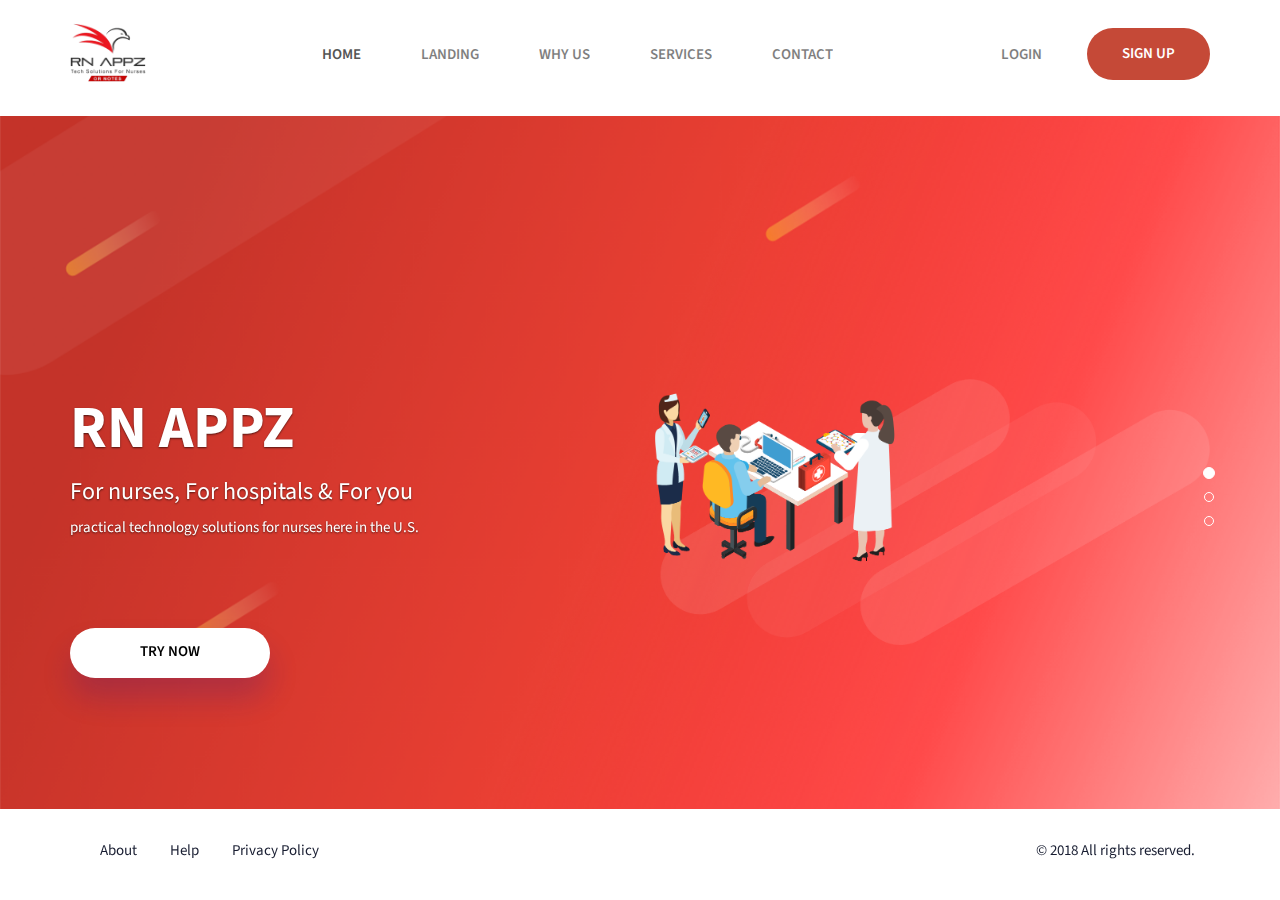
<file: rnappz/index.html>
<!DOCTYPE html>
<html lang="en">
<head>
    <meta charset="utf-8">
    <meta http-equiv="X-UA-Compatible" content="IE=edge">
    <meta name="viewport" content="width=device-width, initial-scale=1">
    <meta name="description" content="">
    <meta name="author" content="">
    <title>RN APPZ</title>
    <link rel="apple-touch-icon" sizes="57x57" href="./css/fevicon/apple-icon-57x57.png">
    <link rel="apple-touch-icon" sizes="60x60" href="./css/fevicon/apple-icon-60x60.png">
    <link rel="apple-touch-icon" sizes="72x72" href="./css/fevicon/apple-icon-72x72.png">
    <link rel="apple-touch-icon" sizes="76x76" href="./css/fevicon/apple-icon-76x76.png">
    <link rel="apple-touch-icon" sizes="114x114" href="./css/fevicon/apple-icon-114x114.png">
    <link rel="apple-touch-icon" sizes="120x120" href="./css/fevicon/apple-icon-120x120.png">
    <link rel="apple-touch-icon" sizes="144x144" href="./css/fevicon/apple-icon-144x144.png">
    <link rel="apple-touch-icon" sizes="152x152" href="./css/fevicon/apple-icon-152x152.png">
    <link rel="apple-touch-icon" sizes="180x180" href="./css/fevicon/apple-icon-180x180.png">
    <link rel="icon" type="image/png" sizes="192x192"  href="./css/fevicon/android-icon-192x192.png">
    <link rel="icon" type="image/png" sizes="32x32" href="./css/fevicon/favicon-32x32.png">
    <link rel="icon" type="image/png" sizes="96x96" href="./css/fevicon/favicon-96x96.png">
    <link rel="icon" type="image/png" sizes="16x16" href="./css/fevicon/favicon-16x16.png">
    <link rel="manifest" href="./css/fevicon/manifest.json">
    <meta name="msapplication-TileColor" content="#ffffff">
    <meta name="msapplication-TileImage" content="./css/fevicon/ms-icon-144x144.png">
    <meta name="theme-color" content="#ffffff">

    <!-- Bootstrap css -->
    <link rel="stylesheet" href="css/bootstrap.min.css"/>
    <!--fonts-->
    <link href="https://fonts.googleapis.com/css?family=Source+Sans+Pro:200,300,300i,400,400i,600,600i,700,700i,900,900i" rel="stylesheet">
    <!-- Font awesome css -->
    <link rel="stylesheet" href="css/font-awesome.min.css"/>
    <link rel="stylesheet" href="css/styles.css"/>

    <!-- HTML5 shim and Respond.js for IE8 support of HTML5 elements and media queries -->
    <!--[if lt IE 9]>
    <script src="https://oss.maxcdn.com/html5shiv/3.7.3/html5shiv.min.js"></script>
    <script src="https://oss.maxcdn.com/respond/1.4.2/respond.min.js"></script>
    <![endif]-->
</head>
<body class="body-class">
<div class="wrapper">
        <!-- /.header start  -->
        <header class="header">
            <nav class="navbar navbar-default custom-navbar">
                <div class="container">
                    <!-- Brand and toggle get grouped for better mobile display -->
                    <div class="navbar-header">
                        <button type="button" class="navbar-toggle collapsed" data-toggle="collapse" data-target="#bs-example-navbar-collapse-1" aria-expanded="false">
                            <span class="sr-only">Toggle navigation</span>
                            <span class="icon-bar"></span>
                            <span class="icon-bar"></span>
                            <span class="icon-bar"></span>
                        </button>
                        <a class="navbar-brand" href="index.html"><img src="css/images/logo.png" alt="logo"></a>
                    </div>

                    <!-- Collect the nav links, forms, and other content for toggling -->
                    <div class="collapse navbar-collapse" id="bs-example-navbar-collapse-1">
                        <ul class="nav navbar-nav">
                            <li class="active"><a href="#">Home <span class="sr-only">(current)</span></a></li>
                            <li><a href="landing-page.html">landing</a></li>
                            <li><a href="why-us.html">Why us</a></li>
                            <li><a href="services.html">Services</a></li>
                            <li><a href="contact.html">Contact</a></li>
                        </ul>

                        <ul class="nav navbar-nav navbar-right pull-right">
                            <li><a href="login-page.html">Login</a></li>
                            <li class="active"><a href="sign-up.html">Sign Up</a></li>
                        </ul>
                    </div><!-- /.navbar-collapse -->
                </div><!-- /.container-fluid -->
            </nav>
          
        </header>
        <!-- /.header -->
    <!-- /.main start  -->
        <main class="main">
            <!-- /.banner start -->
            <div class="banner">
                <div id="myCarousel" class="carousel slide vertical">
                    <!-- Indicators -->
                    <ol class="carousel-indicators">
                        <li data-target="#myCarousel" data-slide-to="0" class="active"></li>
                        <li data-target="#myCarousel" data-slide-to="1"></li>
                        <li data-target="#myCarousel" data-slide-to="2"></li>
                    </ol>
                    <!-- Carousel items -->
                    <div class="carousel-inner">
                        <div class="active item">
                            <img src="css/images/banner-bg.png">
                            <div class="carousel-caption">
                                <div class="container">
                                    <div class="row">
                                        <div class="col-lg-6 col-md-6 col-sm-12">
                                            <div class="caption">
                                                <h2 class="white">RN APPZ</h2>
                                                <h3 class="white">For nurses, For hospitals & For you</h3>
                                                <p>practical technology solutions for nurses here in the U.S. </p>
                                            </div>
                                            <a href="" class="btn custom-btn">try now</a>
                                        </div>
                                        <div class="col-lg-6 col-md-6 col-sm-12">
                                         <div class="caption-img">
                                             <img src="css/images/illustration.png" alt="">
                                         </div>
                                        </div>
                                    </div>
                                </div>


                            </div>
                        </div>
                        <div class="item">
                            <img src="css/images/banner-bg.png">
                            <div class="carousel-caption">
                                <div class="container">
                                    <div class="row">
                                        <div class="col-lg-6 col-md-6 col-sm-12">
                                            <div class="caption">
                                                <h2 class="white">RN APPZ</h2>
                                                <h3 class="white">For nurses, For hospitals & For you</h3>
                                                <p>practical technology solutions for nurses here in the U.S. </p>
                                            </div>
                                            <a href="" class="btn custom-btn">try now</a>
                                        </div>
                                        <div class="col-lg-6 col-md-6 col-sm-12">
                                            <div class="caption-img">
                                                <img src="css/images/illustration.png" alt="">
                                            </div>
                                        </div>
                                    </div>
                                </div>


                            </div>
                        </div>
                        <div class="item">
                            <img src="css/images/banner-bg.png">
                            <div class="carousel-caption">
                                <div class="container">
                                    <div class="row">
                                        <div class="col-lg-6 col-md-6 col-sm-12">
                                            <div class="caption">
                                                <h2 class="white">RN APPZ</h2>
                                                <h3 class="white">For nurses, For hospitals & For you</h3>
                                                <p>practical technology solutions for nurses here in the U.S. </p>
                                            </div>
                                            <a href="" class="btn custom-btn">try now</a>
                                        </div>
                                        <div class="col-lg-6 col-md-6 col-sm-12">
                                            <div class="caption-img">
                                                <img src="css/images/illustration.png" alt="">
                                            </div>
                                        </div>
                                    </div>
                                </div>


                            </div>
                        </div>
                    </div>

                </div>
            </div>
            <!-- /.banner end -->
        </main>
    <!-- /.main start  -->
    <footer class="footer">
        <div class="container">
            <div class="row">
                <div class="col-md-12 col-lg-12 col-sm-12">
                    <div class="col-md-8 col-lg-8 col-sm-12">
                        <ul class="list-inline">
                            <li><a href="#">About</a></li>
                            <li><a href="#">Help</a></li>
                            <li><a href="#">Privacy Policy</a></li>
                        </ul>
                    </div>
                    <div class="col-md-4 col-lg-4 col-sm-12">
                        <p class="muted pull-right">© 2018 All rights reserved.</p>
                    </div>
                </div>
            </div>
        </div>
    </footer>
</div><!-- /.wrapper -->


<script src="js/jquery-1.12.4.min.js"></script>
<script src="js/bootstrap.min.js"></script>
<script src="js/slick.min.js"></script>
<script src="js/functions.js"></script>
</body>
</html>
</file>
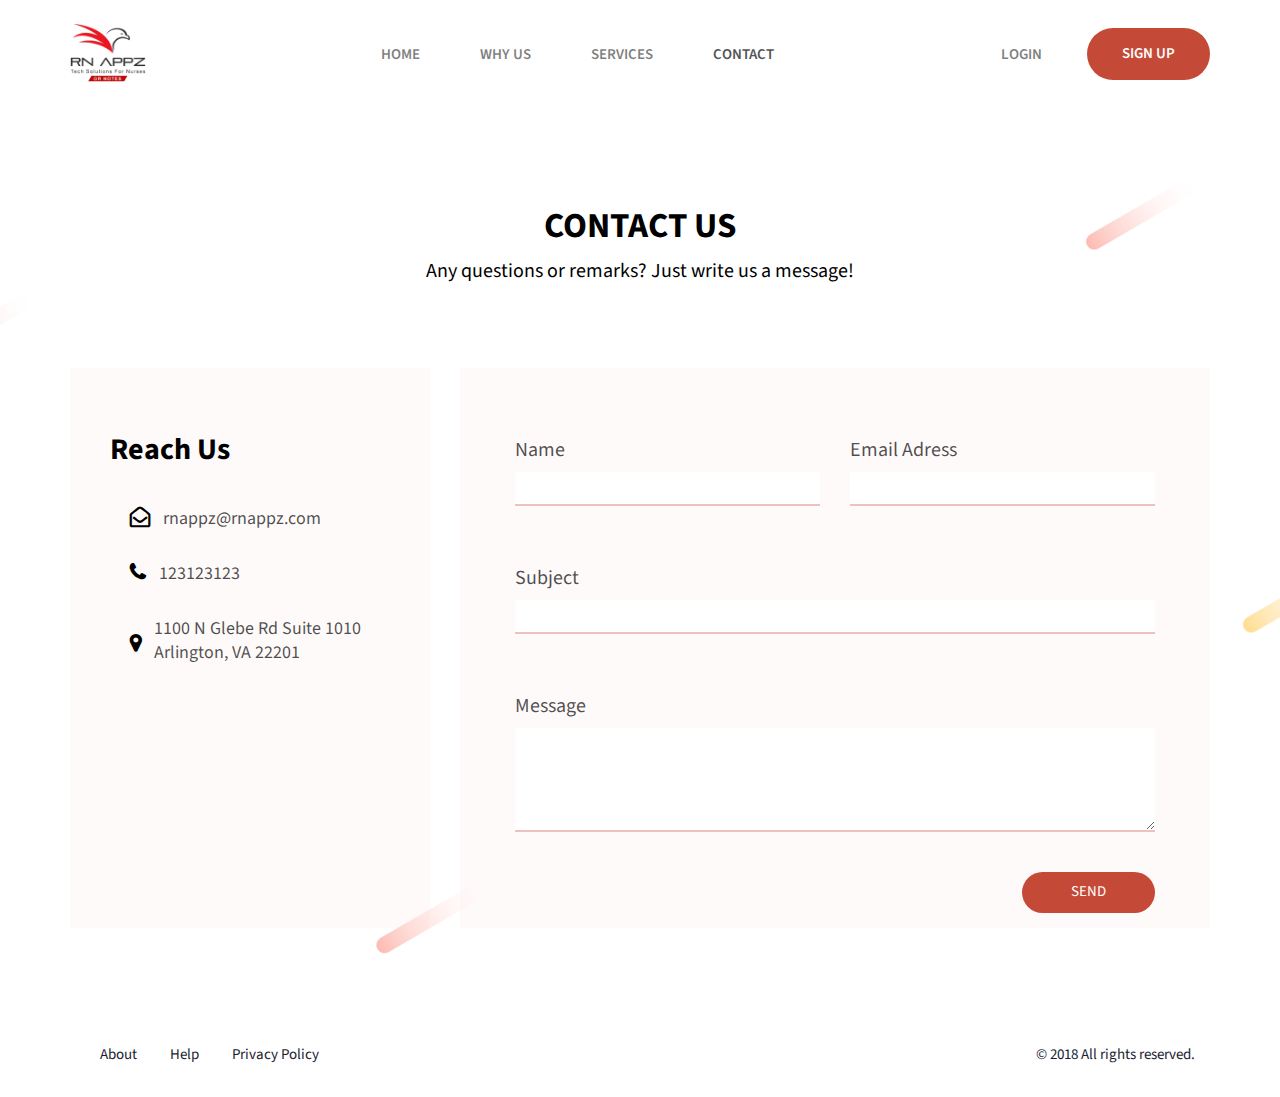
<file: rnappz/contact.html>
<!DOCTYPE html>
<html lang="en">
<head>
    <meta charset="utf-8">
    <meta http-equiv="X-UA-Compatible" content="IE=edge">
    <meta name="viewport" content="width=device-width, initial-scale=1">
    <meta name="description" content="">
    <meta name="author" content="">
    <title>RN APPZ</title>
    <link rel="apple-touch-icon" sizes="57x57" href="./css/fevicon/apple-icon-57x57.png">
    <link rel="apple-touch-icon" sizes="60x60" href="./css/fevicon/apple-icon-60x60.png">
    <link rel="apple-touch-icon" sizes="72x72" href="./css/fevicon/apple-icon-72x72.png">
    <link rel="apple-touch-icon" sizes="76x76" href="./css/fevicon/apple-icon-76x76.png">
    <link rel="apple-touch-icon" sizes="114x114" href="./css/fevicon/apple-icon-114x114.png">
    <link rel="apple-touch-icon" sizes="120x120" href="./css/fevicon/apple-icon-120x120.png">
    <link rel="apple-touch-icon" sizes="144x144" href="./css/fevicon/apple-icon-144x144.png">
    <link rel="apple-touch-icon" sizes="152x152" href="./css/fevicon/apple-icon-152x152.png">
    <link rel="apple-touch-icon" sizes="180x180" href="./css/fevicon/apple-icon-180x180.png">
    <link rel="icon" type="image/png" sizes="192x192"  href="./css/fevicon/android-icon-192x192.png">
    <link rel="icon" type="image/png" sizes="32x32" href="./css/fevicon/favicon-32x32.png">
    <link rel="icon" type="image/png" sizes="96x96" href="./css/fevicon/favicon-96x96.png">
    <link rel="icon" type="image/png" sizes="16x16" href="./css/fevicon/favicon-16x16.png">
    <link rel="manifest" href="./css/fevicon/manifest.json">
    <meta name="msapplication-TileColor" content="#ffffff">
    <meta name="msapplication-TileImage" content="./css/fevicon/ms-icon-144x144.png">
    <meta name="theme-color" content="#ffffff">

    <!-- Bootstrap css -->
    <link rel="stylesheet" href="css/bootstrap.min.css"/>
    <!--fonts-->
    <link href="https://fonts.googleapis.com/css?family=Source+Sans+Pro:200,300,300i,400,400i,600,600i,700,700i,900,900i" rel="stylesheet">
    <!-- Font awesome css -->
    <link rel="stylesheet" href="css/font-awesome.min.css"/>
    <link rel="stylesheet" href="css/styles.css"/>

    <!-- HTML5 shim and Respond.js for IE8 support of HTML5 elements and media queries -->
    <!--[if lt IE 9]>
    <script src="https://oss.maxcdn.com/html5shiv/3.7.3/html5shiv.min.js"></script>
    <script src="https://oss.maxcdn.com/respond/1.4.2/respond.min.js"></script>
    <![endif]-->
</head>
<body class="body-class">
<div class="wrapper">
    <!-- /.header start  -->
    <header class="header">
        <nav class="navbar navbar-default custom-navbar">
            <div class="container">
                <!-- Brand and toggle get grouped for better mobile display -->
                <div class="navbar-header">
                    <button type="button" class="navbar-toggle collapsed" data-toggle="collapse" data-target="#bs-example-navbar-collapse-1" aria-expanded="false">
                        <span class="sr-only">Toggle navigation</span>
                        <span class="icon-bar"></span>
                        <span class="icon-bar"></span>
                        <span class="icon-bar"></span>
                    </button>
                    <a class="navbar-brand" href="index.html"><img src="css/images/logo.png" alt="logo"></a>
                </div>

                <!-- Collect the nav links, forms, and other content for toggling -->
                <div class="collapse navbar-collapse" id="bs-example-navbar-collapse-1">
                    <ul class="nav navbar-nav">
                        <li><a href="index.html">Home</a></li>
                        <li><a href="why-us.html">Why us</a></li>
                        <li><a href="services.html">Services</a></li>
                        <li class="active"><a href="contact.html">Contact <span class="sr-only">(current)</span></a></li>
                    </ul>

                    <ul class="nav navbar-nav navbar-right pull-right">
                        <li><a href="login-page.html">Login</a></li>
                        <li class="active"><a href="sign-up.html">Sign Up</a></li>
                    </ul>
                </div><!-- /.navbar-collapse -->
            </div><!-- /.container-fluid -->
        </nav>

    </header>
    <!-- /.header -->
    <!-- /.main start  -->
    <main class="main">
        <!-- /.contact  start -->
        <section class="contact-us">
            <div class="container">
                <div class="row">
                    <div class="col-lg-12 col-md-12 col-sm-12 text-center">
                        <div class="top-heading">
                            <h3 class="black">CONTACT US</h3>
                            <h4>Any questions or remarks? Just write us a message!</h4>
                        </div>
                    </div>
                        <div class="col-sm-12 col-md-4 col-lg-4">
                            <div class="address color-bg">
                                <h2>Reach Us</h2>
                                <ul class="list-unstyled">
                                    <li><i class="fa fa-envelope-open-o" aria-hidden="true"></i> <a href="mailto:rnappz@rnappz.com">rnappz@rnappz.com</a> </li>
                                    <li><i class="fa fa-phone" aria-hidden="true"></i> <a href="tel:+009324902349">123123123</a> </li>
                                    <li><i class="fa fa-map-marker" aria-hidden="true"></i> <p>1100 N Glebe Rd Suite 1010 <br>Arlington, VA 22201</p>  </li>

                                </ul>

                            </div>
                        </div>

                    <div class="col-sm-12 col-md-8 col-lg-8">
                            <!-- Form Area -->
                            <div class="contact-form form-bg">
                                <!-- Form -->
                                <form id="contact-us" method="post" action="#">
                                    <!-- Left Inputs -->
                                    <div class="col-xs-12 col-lg-6 col-md-6 col-sm-12">
                                        <!-- Name -->
                                        <label class="control-label custom-level">Name</label>
                                        <input type="text" name="name" id="name" required="required" class="form-control" />

                                    </div><!-- End Left Inputs -->

                                    <!-- Right Inputs -->
                                    <div class="col-xs-12 col-lg-6 col-md-6 col-sm-12">
                                        <!-- Email -->
                                        <label class="control-label custom-level">Email Adress</label>
                                        <input type="email" name="mail" id="mail" required="required" class="form-control"  />
                                        <!-- Message -->

                                    </div><!-- End Right Inputs -->

                                    <!-- Right Inputs -->
                                    <div class="col-xs-12 col-lg-12 col-md-12 col-sm-12">
                                        <!-- Subject -->
                                        <label class="control-label custom-level ">Subject</label>
                                        <input type="text" name="subject" id="subject" required="required" class="form-control" />

                                    </div><!-- End Right Inputs -->
                                    <div class="col-xs-12 col-lg-12 col-md-12 col-sm-12">
                                        <label class="control-label custom-level ">Message</label>
                                        <textarea name="message" id="message" class="form-control textarea" rows="3"></textarea>
                                    </div>

                                    <!-- Bottom Submit -->
                                    <div class="col-xs-12 text-right col-lg-12 col-md-12 col-sm-12">
                                        <!-- Send Button -->
                                        <button type="submit" id="submit" name="submit" class="sub-btn">send</button>
                                    </div><!-- End Bottom Submit -->
                                    <!-- Clear -->
                                    <div class="clear"></div>
                                </form>

                            </div><!-- End Contact Form Area -->

                    </div>
                </div>
            </div>
        </section>
        <!-- /.contact end -->
    </main>
    <!-- /.main start  -->
    <footer class="footer">
        <div class="container">
            <div class="row">
                <div class="col-md-12 col-lg-12 col-sm-12">
                    <div class="col-md-8 col-lg-8 col-sm-12">
                        <ul class="list-inline">
                            <li><a href="#">About</a></li>
                            <li><a href="#">Help</a></li>
                            <li><a href="#">Privacy Policy</a></li>
                        </ul>
                    </div>
                    <div class="col-md-4 col-lg-4 col-sm-12">
                        <p class="muted pull-right">© 2018 All rights reserved.</p>
                    </div>
                </div>
            </div>
        </div>
    </footer>
</div><!-- /.wrapper -->
<script src="js/jquery-1.12.4.min.js"></script>
<script src="js/bootstrap.min.js"></script>
<script src="js/functions.js"></script>
</body>
</html>
</file>
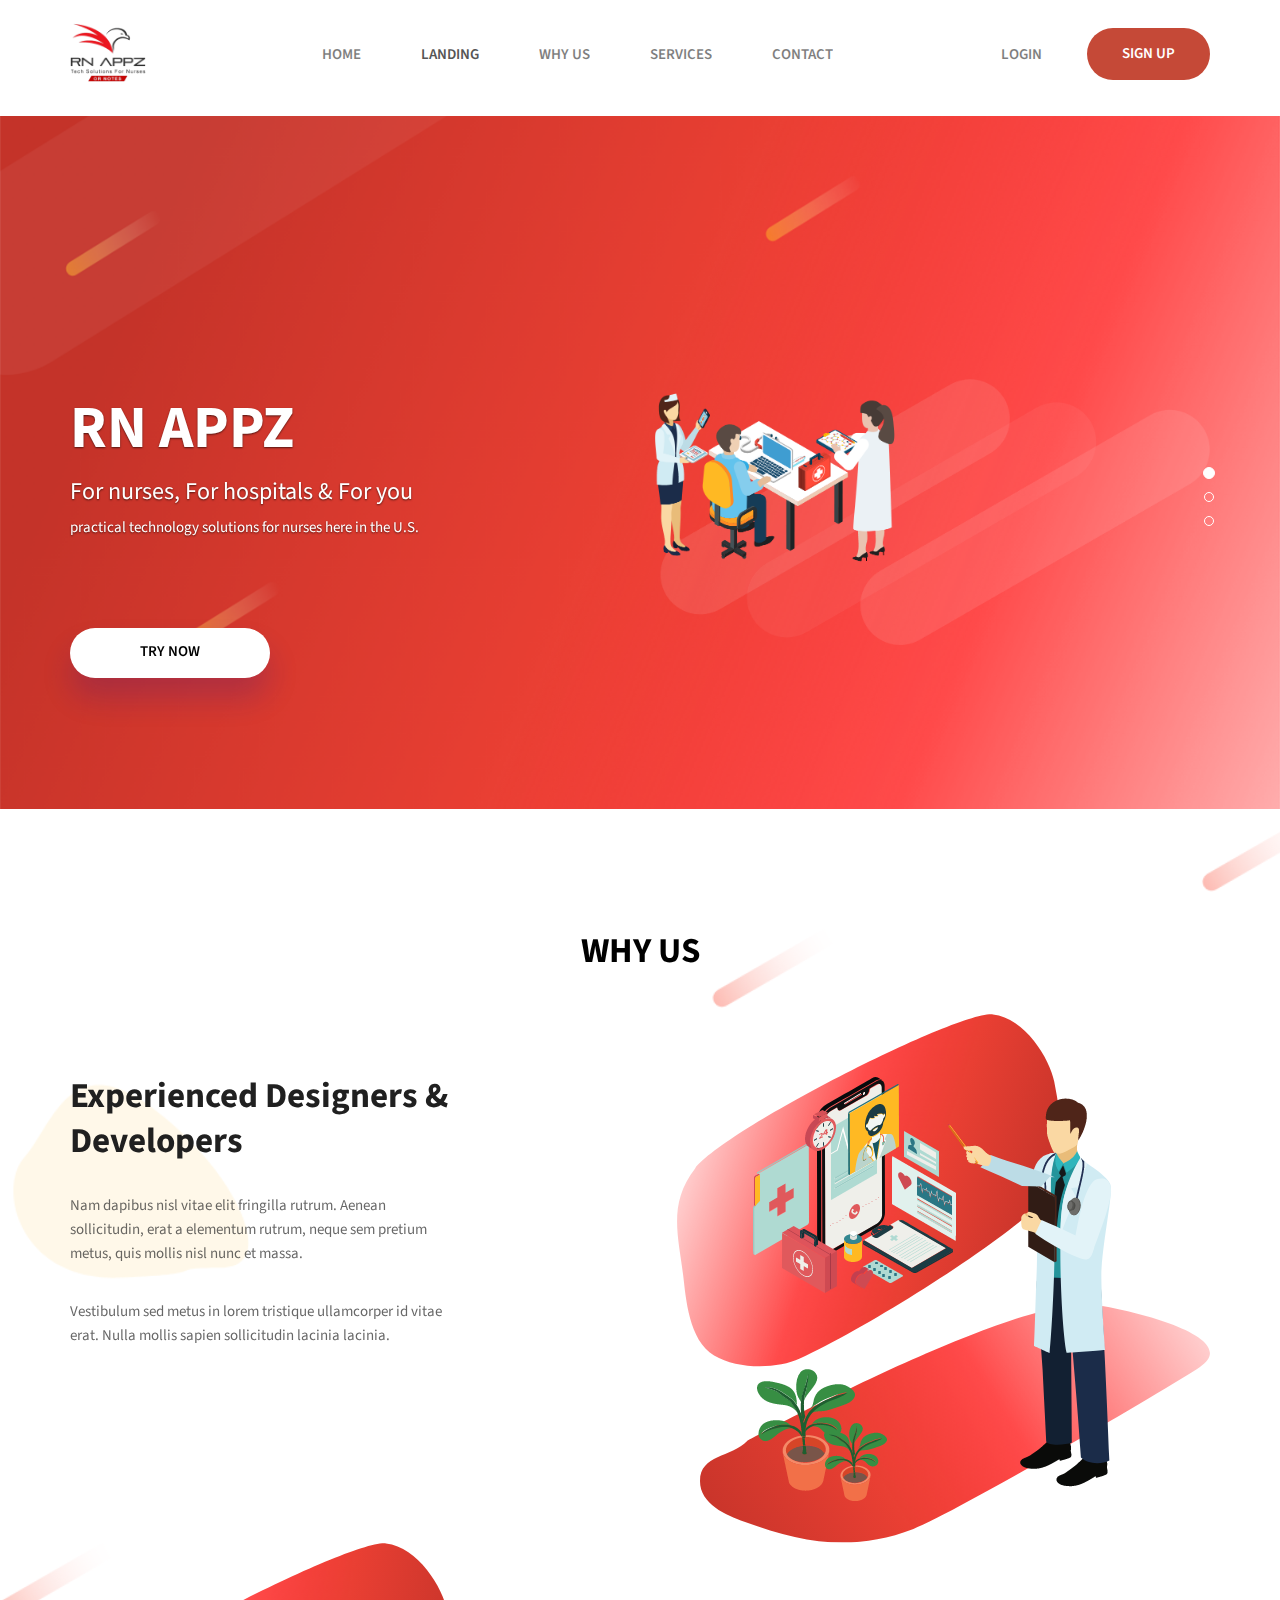
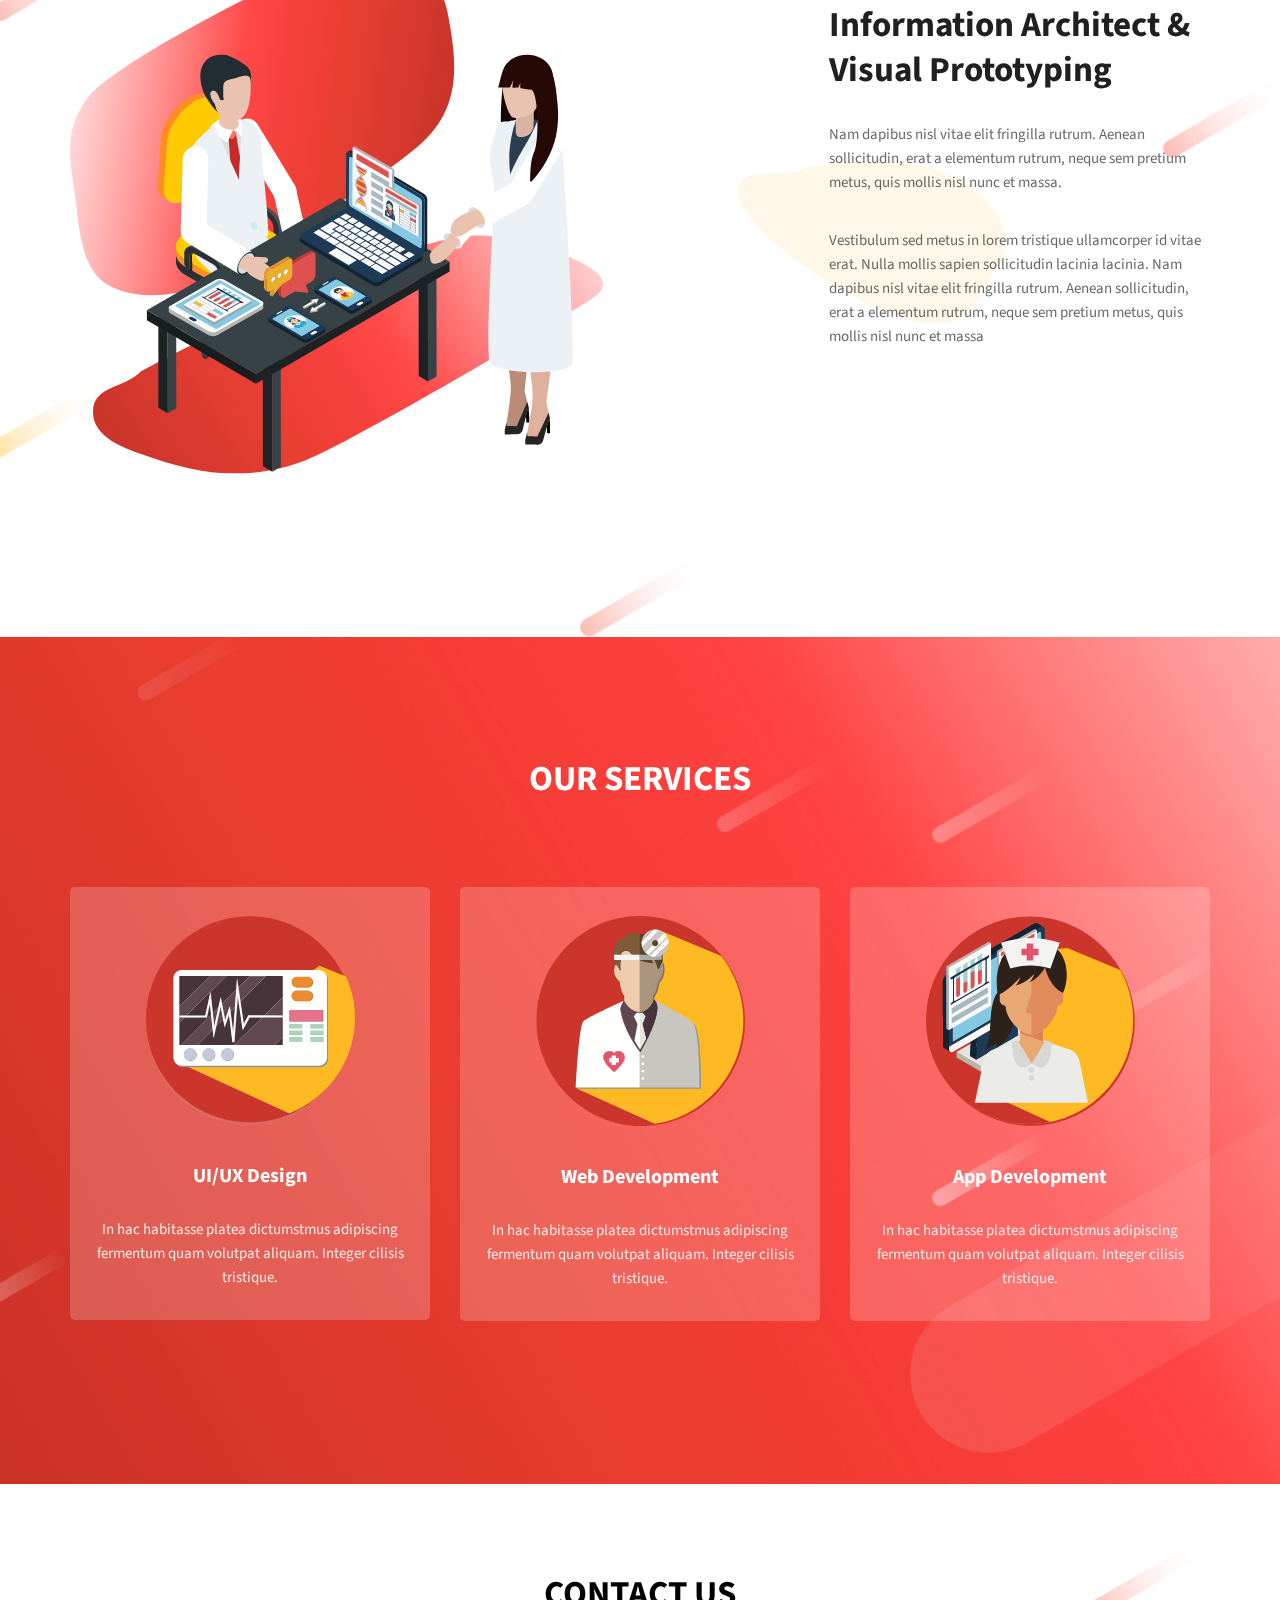
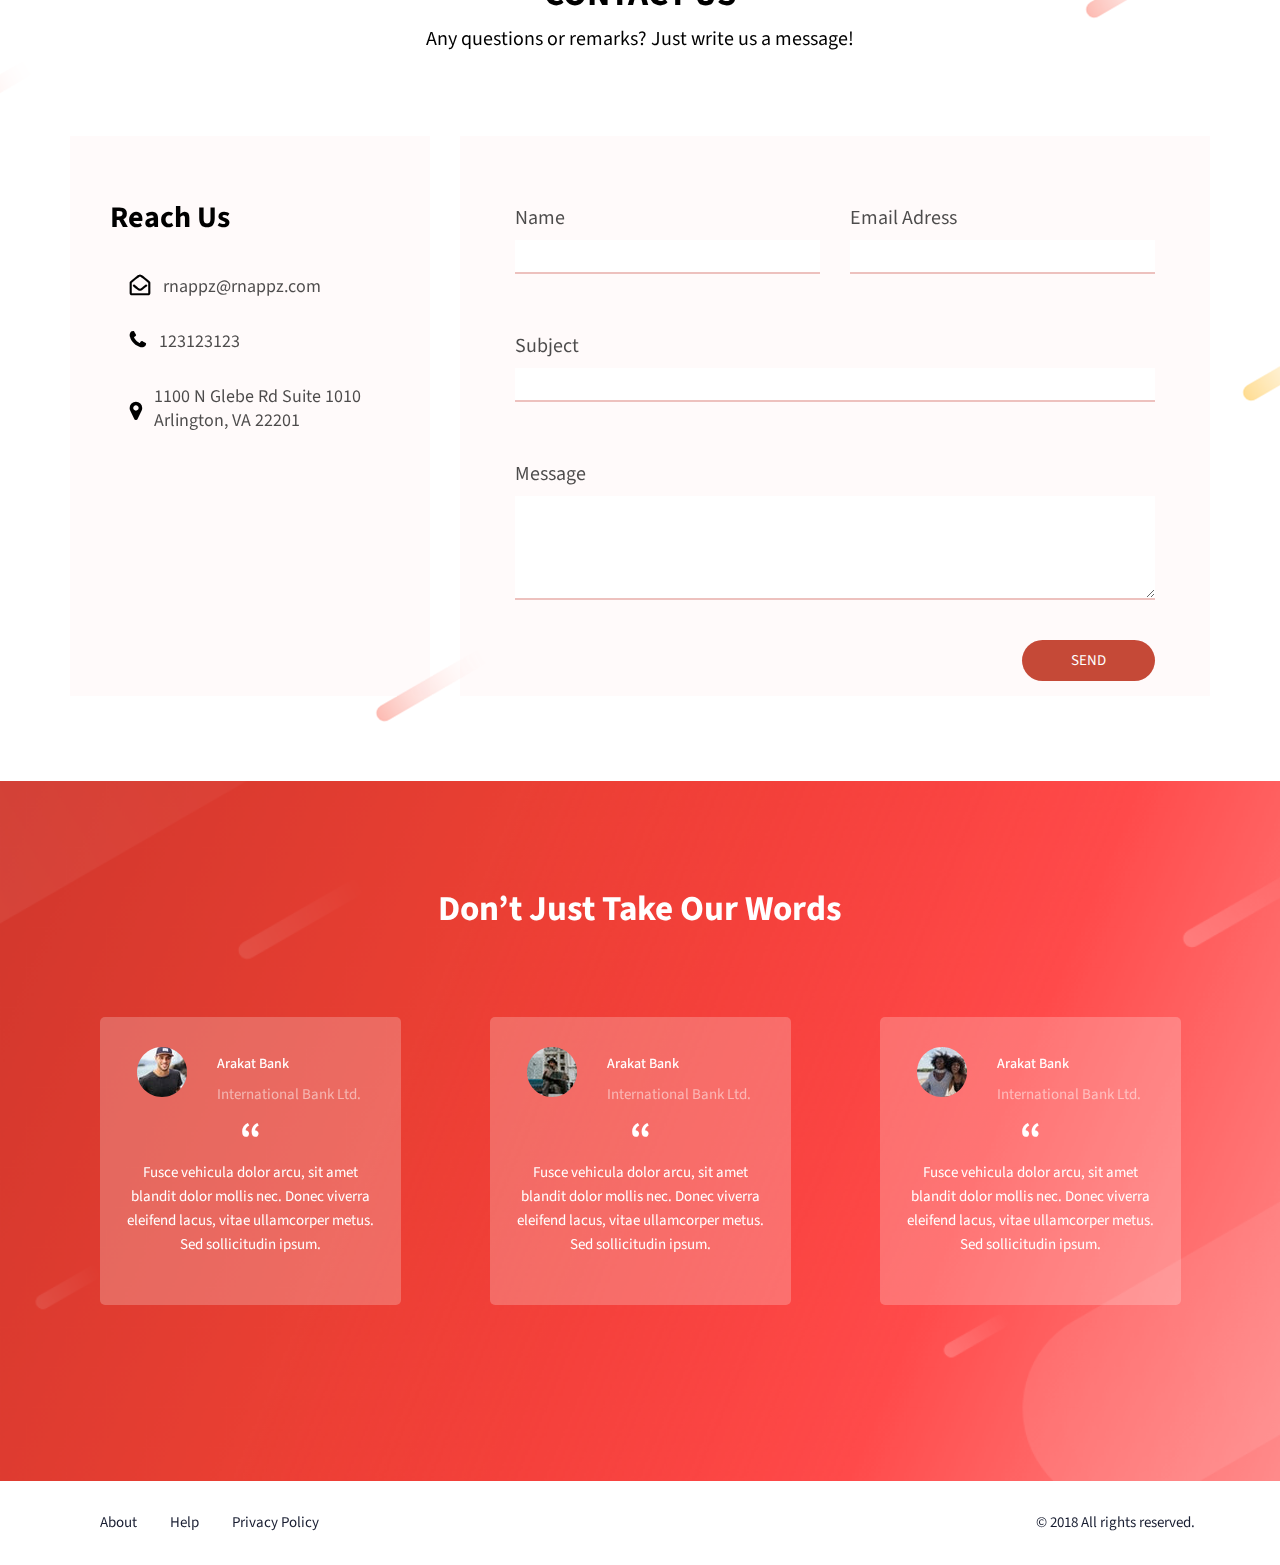
<file: rnappz/landing-page.html>
<!DOCTYPE html>
<html lang="en">
<head>
    <meta charset="utf-8">
    <meta http-equiv="X-UA-Compatible" content="IE=edge">
    <meta name="viewport" content="width=device-width, initial-scale=1">
    <meta name="description" content="">
    <meta name="author" content="">
    <title>RN APPZ</title>
    <link rel="apple-touch-icon" sizes="57x57" href="./css/fevicon/apple-icon-57x57.png">
    <link rel="apple-touch-icon" sizes="60x60" href="./css/fevicon/apple-icon-60x60.png">
    <link rel="apple-touch-icon" sizes="72x72" href="./css/fevicon/apple-icon-72x72.png">
    <link rel="apple-touch-icon" sizes="76x76" href="./css/fevicon/apple-icon-76x76.png">
    <link rel="apple-touch-icon" sizes="114x114" href="./css/fevicon/apple-icon-114x114.png">
    <link rel="apple-touch-icon" sizes="120x120" href="./css/fevicon/apple-icon-120x120.png">
    <link rel="apple-touch-icon" sizes="144x144" href="./css/fevicon/apple-icon-144x144.png">
    <link rel="apple-touch-icon" sizes="152x152" href="./css/fevicon/apple-icon-152x152.png">
    <link rel="apple-touch-icon" sizes="180x180" href="./css/fevicon/apple-icon-180x180.png">
    <link rel="icon" type="image/png" sizes="192x192" href="./css/fevicon/android-icon-192x192.png">
    <link rel="icon" type="image/png" sizes="32x32" href="./css/fevicon/favicon-32x32.png">
    <link rel="icon" type="image/png" sizes="96x96" href="./css/fevicon/favicon-96x96.png">
    <link rel="icon" type="image/png" sizes="16x16" href="./css/fevicon/favicon-16x16.png">
    <link rel="manifest" href="./css/fevicon/manifest.json">
    <meta name="msapplication-TileColor" content="#ffffff">
    <meta name="msapplication-TileImage" content="./css/fevicon/ms-icon-144x144.png">
    <meta name="theme-color" content="#ffffff">

    <!-- Bootstrap css -->
    <link rel="stylesheet" href="css/bootstrap.min.css"/>
    <!--fonts-->
    <link href="https://fonts.googleapis.com/css?family=Source+Sans+Pro:200,300,300i,400,400i,600,600i,700,700i,900,900i"
          rel="stylesheet">
    <!-- Font awesome css -->
    <link rel="stylesheet" href="css/font-awesome.min.css"/>
    <link rel="stylesheet" href="css/styles.css"/>

    <!-- HTML5 shim and Respond.js for IE8 support of HTML5 elements and media queries -->
    <!--[if lt IE 9]>
    <script src="https://oss.maxcdn.com/html5shiv/3.7.3/html5shiv.min.js"></script>
    <script src="https://oss.maxcdn.com/respond/1.4.2/respond.min.js"></script>
    <![endif]-->
</head>
<body class="body-class">
<div class="wrapper">
    <!-- /.header start  -->
    <header class="header">
        <nav class="navbar navbar-default custom-navbar">
            <div class="container">
                <!-- Brand and toggle get grouped for better mobile display -->
                <div class="navbar-header">
                    <button type="button" class="navbar-toggle collapsed" data-toggle="collapse"
                            data-target="#bs-example-navbar-collapse-1" aria-expanded="false">
                        <span class="sr-only">Toggle navigation</span>
                        <span class="icon-bar"></span>
                        <span class="icon-bar"></span>
                        <span class="icon-bar"></span>
                    </button>
                    <a class="navbar-brand" href="index.html"><img src="css/images/logo.png" alt="logo"></a>
                </div>

                <!-- Collect the nav links, forms, and other content for toggling -->
                <div class="collapse navbar-collapse" id="bs-example-navbar-collapse-1">
                    <ul class="nav navbar-nav">
                        <li><a href="index.html">Home</a></li>
                        <li class="active"><a href="landing-page.html">Landing <span
                                class="sr-only">(current)</span></a></li>
                        <li><a href="why-us.html">Why us</a></li>
                        <li><a href="services.html">Services</a></li>
                        <li><a href="contact.html">Contact</a></li>
                    </ul>

                    <ul class="nav navbar-nav navbar-right pull-right">
                        <li><a href="login-page.html">Login</a></li>
                        <li class="active"><a href="sign-up.html">Sign Up</a></li>
                    </ul>
                </div><!-- /.navbar-collapse -->
            </div><!-- /.container-fluid -->
        </nav>

    </header>
    <!-- /.header -->
    <!-- /.main start  -->
    <main class="main">
        <!-- /.banner start -->
        <div class="banner">
            <div id="myCarousel" class="carousel slide vertical">
                <!-- Indicators -->
                <ol class="carousel-indicators">
                    <li data-target="#myCarousel" data-slide-to="0" class="active"></li>
                    <li data-target="#myCarousel" data-slide-to="1"></li>
                    <li data-target="#myCarousel" data-slide-to="2"></li>
                </ol>
                <!-- Carousel items -->
                <div class="carousel-inner">
                    <div class="active item">
                        <img src="css/images/banner-bg.png">
                        <div class="carousel-caption">
                            <div class="container">
                                <div class="row">
                                    <div class="col-lg-6 col-md-6 col-sm-12">
                                        <div class="caption">
                                            <h2 class="white">RN APPZ</h2>
                                            <h3 class="white">For nurses, For hospitals & For you</h3>
                                            <p>practical technology solutions for nurses here in the U.S. </p>
                                        </div>
                                        <a href="" class="btn custom-btn">try now</a>
                                    </div>
                                    <div class="col-lg-6 col-md-6 col-sm-12">
                                        <div class="caption-img">
                                            <img src="css/images/illustration.png" alt="">
                                        </div>
                                    </div>
                                </div>
                            </div>


                        </div>
                    </div>
                    <div class="item">
                        <img src="css/images/banner-bg.png">
                        <div class="carousel-caption">
                            <div class="container">
                                <div class="row">
                                    <div class="col-lg-6 col-md-6 col-sm-12">
                                        <div class="caption">
                                            <h2 class="white">RN APPZ</h2>
                                            <h3 class="white">For nurses, For hospitals & For you</h3>
                                            <p>practical technology solutions for nurses here in the U.S. </p>
                                        </div>
                                        <a href="" class="btn custom-btn">try now</a>
                                    </div>
                                    <div class="col-lg-6 col-md-6 col-sm-12">
                                        <div class="caption-img">
                                            <img src="css/images/illustration.png" alt="">
                                        </div>
                                    </div>
                                </div>
                            </div>


                        </div>
                    </div>
                    <div class="item">
                        <img src="css/images/banner-bg.png">
                        <div class="carousel-caption">
                            <div class="container">
                                <div class="row">
                                    <div class="col-lg-6 col-md-6 col-sm-12">
                                        <div class="caption">
                                            <h2 class="white">RN APPZ</h2>
                                            <h3 class="white">For nurses, For hospitals & For you</h3>
                                            <p>practical technology solutions for nurses here in the U.S. </p>
                                        </div>
                                        <a href="" class="btn custom-btn">try now</a>
                                    </div>
                                    <div class="col-lg-6 col-md-6 col-sm-12">
                                        <div class="caption-img">
                                            <img src="css/images/illustration.png" alt="">
                                        </div>
                                    </div>
                                </div>
                            </div>


                        </div>
                    </div>
                </div>

            </div>
        </div>
        <!-- /.banner end -->

        <!-- /.why-us start -->
        <section class="why-us">
            <div class="container">
                <div class="row">
                    <div class="col-lg-12 col-md-12 col-ms-12">
                        <div class="top-heading">
                            <h3 class="black"> WHY US</h3>
                        </div>
                    </div>
                    <div class="col-lg-6 col-md-6 col-sm-12">
                        <div class="content-box pull-left">
                            <h2 class="black">Experienced Designers &
                                Developers</h2>

                            <p>Nam dapibus nisl vitae elit fringilla rutrum. Aenean sollicitudin, erat a elementum
                                rutrum,
                                neque sem pretium metus, quis mollis nisl nunc et massa.</p><br>

                            <p>Vestibulum sed metus in lorem tristique ullamcorper id vitae erat. Nulla mollis sapien
                                sollicitudin lacinia lacinia.</p>

                        </div>
                    </div>
                    <div class="col-lg-6 col-md-6 col-sm-12">
                        <div class="right-img pull-right">
                            <img src="css/images/right-img.png" alt="right-image">
                        </div>
                    </div>
                    <div class="col-lg-6 col-md-6 col-sm-12">
                        <div class="right-img pull-left">
                            <img src="css/images/left-img.png" alt="left-image">
                        </div>
                    </div>
                    <div class="col-lg-6 col-md-6 col-sm-12">
                        <div class="content-box pull-right">
                            <h2 class="black">Information Architect &
                                Visual Prototyping</h2>

                            <p>Nam dapibus nisl vitae elit fringilla rutrum. Aenean sollicitudin, erat a elementum
                                rutrum,
                                neque sem pretium metus, quis mollis nisl nunc et massa.</p><br>

                            <p> Vestibulum sed metus in lorem tristique ullamcorper id vitae erat. Nulla mollis sapien
                                sollicitudin lacinia lacinia. Nam dapibus nisl vitae elit fringilla rutrum. Aenean
                                sollicitudin, erat a elementum rutrum, neque sem pretium metus, quis mollis nisl nunc et
                                massa</p>

                        </div>
                    </div>
                </div>
            </div>
        </section>
        <!-- /.why-us end -->

        <!-- /.services start -->
        <section class="service">
            <div class="container">
                <div class="row">

                    <div class="col-lg-12 col-md-12 col-sm-12 text-center">
                        <div class="top-heading">
                            <h3 class="white">OUR SERVICES</h3>
                        </div>
                    </div>

                    <div class="col-md-4 col-lg-4 col-sm-12">

                        <div class="service-box">
                            <div class="single-icon">
                                <img src="css/images/icon-1.png" alt="books" class="img-responsive">
                            </div>

                            <h4>UI/UX Design</h4>
                            <div class="tex-content">
                                <p>In hac habitasse platea
                                    dictumstmus adipiscing fermentum quam volutpat aliquam. Integer cilisis
                                    tristique.</p>
                            </div>

                        </div>
                    </div>
                    <div class="col-md-4 col-lg-4 col-sm-12">

                        <div class="service-box">
                            <div class="single-icon">
                                <img src="css/images/icon-2.png" alt="books" class="img-responsive">

                            </div>

                            <h4>Web Development</h4>
                            <div class="tex-content">
                                <p>In hac habitasse platea
                                    dictumstmus adipiscing fermentum quam volutpat aliquam. Integer cilisis
                                    tristique.</p>
                            </div>

                        </div>
                    </div>
                    <div class="col-md-4 col-lg-4 col-sm-12">

                        <div class="service-box">
                            <div class="single-icon">
                                <img src="css/images/icon-3.png" alt="books" class="img-responsive">

                            </div>

                            <h4>App Development</h4>
                            <div class="tex-content">
                                <p>In hac habitasse platea
                                    dictumstmus adipiscing fermentum quam volutpat aliquam. Integer cilisis
                                    tristique.</p>
                            </div>

                        </div>
                    </div>


                </div>


            </div>


        </section>
        <!-- /.services end -->

        <!-- /.contact  start -->
        <section class="contact-us">
            <div class="container">
                <div class="row">
                    <div class="col-lg-12 col-md-12 col-sm-12 text-center">
                        <div class="top-heading">
                            <h3 class="black">CONTACT US</h3>
                            <h4>Any questions or remarks? Just write us a message!</h4>
                        </div>
                    </div>
                    <div class="col-sm-12 col-md-4 col-lg-4">
                        <div class="address color-bg">
                            <h2>Reach Us</h2>
                            <ul class="list-unstyled">
                                <li><i class="fa fa-envelope-open-o" aria-hidden="true"></i> <a
                                        href="mailto:rnappz@rnappz.com">rnappz@rnappz.com</a></li>
                                <li><i class="fa fa-phone" aria-hidden="true"></i> <a
                                        href="tel:+009324902349">123123123</a></li>
                                <li><i class="fa fa-map-marker" aria-hidden="true"></i>
                                    <p>1100 N Glebe Rd Suite 1010 <br>Arlington, VA 22201</p></li>

                            </ul>

                        </div>
                    </div>

                    <div class="col-sm-12 col-md-8 col-lg-8">
                        <!-- Form Area -->
                        <div class="contact-form form-bg">
                            <!-- Form -->
                            <form id="contact-us" method="post" action="#">
                                <!-- Left Inputs -->
                                <div class="col-xs-12 col-lg-6 col-md-6 col-sm-12">
                                    <!-- Name -->
                                    <label class="control-label custom-level">Name</label>
                                    <input type="text" name="name" id="name" required="required" class="form-control"/>

                                </div><!-- End Left Inputs -->

                                <!-- Right Inputs -->
                                <div class="col-xs-12 col-lg-6 col-md-6 col-sm-12">
                                    <!-- Email -->
                                    <label class="control-label custom-level">Email Adress</label>
                                    <input type="email" name="mail" id="mail" required="required" class="form-control"/>
                                    <!-- Message -->

                                </div><!-- End Right Inputs -->

                                <!-- Right Inputs -->
                                <div class="col-xs-12 col-lg-12 col-md-12 col-sm-12">
                                    <!-- Subject -->
                                    <label class="control-label custom-level ">Subject</label>
                                    <input type="text" name="subject" id="subject" required="required"
                                           class="form-control"/>

                                </div><!-- End Right Inputs -->
                                <div class="col-xs-12 col-lg-12 col-md-12 col-sm-12">
                                    <label class="control-label custom-level ">Message</label>
                                    <textarea name="message" id="message" class="form-control textarea"
                                              rows="3"></textarea>
                                </div>

                                <!-- Bottom Submit -->
                                <div class="col-xs-12 text-right col-lg-12 col-md-12 col-sm-12">
                                    <!-- Send Button -->
                                    <button type="submit" id="submit" name="submit" class="sub-btn">send</button>
                                </div><!-- End Bottom Submit -->
                                <!-- Clear -->
                                <div class="clear"></div>
                            </form>

                        </div><!-- End Contact Form Area -->

                    </div>
                </div>
            </div>
        </section>
        <!-- /.contact end -->

        <!-- /.testimonial  start -->
        <section class="testimonial">
            <div class="container">
                <div class="row">
                    <div class="col-lg-12 col-md-12 col-sm-12 text-center">
                        <div class="top-heading">
                            <h3 class="white text-capitalize">Don’t Just Take Our Words</h3>
                        </div>
                    </div>
                </div>
                <div class="row single-slider">
                    <div class="col-lg-4 col-md-6 col-sm-12">
                        <div class="single-testimonial">
                            <div class="media">
                                <div class="row">
                                    <div class="col-md-4 text-right">
                                        <div class="rounded-circle">
                                            <img class="align-self-center mr-5" src="css/images/client.png"
                                                 alt="Generic placeholder image">
                                        </div>
                                    </div>
                                    <div class="col-md-8">
                                        <div class="mt-0">
                                            <h5 class="white">Arakat Bank</h5>
                                            <p class="white info">International Bank Ltd.</p>
                                        </div>
                                    </div>
                                    <div class="col-md-12 text-center block-quoto">
                                        <h3 class="white">“</h3>

                                        <p class="white">Fusce vehicula dolor arcu, sit amet blandit dolor mollis
                                            nec. Donec viverra eleifend lacus, vitae ullamcorper metus. Sed
                                            sollicitudin ipsum.</p>
                                    </div>
                                </div>

                            </div>
                        </div>
                    </div>
                    <div class="col-lg-4 col-md-6 col-sm-12">
                        <div class="single-testimonial">
                            <div class="media">
                                <div class="row">
                                    <div class="col-md-4 text-right">
                                        <div class="rounded-circle">
                                            <img class="align-self-center mr-5" src="css/images/client2.png"
                                                 alt="Generic placeholder image">
                                        </div>
                                    </div>
                                    <div class="col-md-8">
                                        <div class="mt-0">
                                            <h5 class="white">Arakat Bank</h5>
                                            <p class="white info">International Bank Ltd.</p>
                                        </div>
                                    </div>
                                    <div class="col-md-12 text-center block-quoto">
                                        <h3 class="white">“</h3>

                                        <p class="white">Fusce vehicula dolor arcu, sit amet blandit dolor mollis
                                            nec. Donec viverra eleifend lacus, vitae ullamcorper metus. Sed
                                            sollicitudin ipsum.</p>
                                    </div>
                                </div>

                            </div>
                        </div>
                    </div>
                    <div class="col-lg-4 col-md-6 col-sm-12">
                        <div class="single-testimonial">
                            <div class="media">
                                <div class="row">
                                    <div class="col-md-4 text-right">
                                        <div class="rounded-circle">
                                            <img class="align-self-center mr-5" src="css/images/client3.png"
                                                 alt="Generic placeholder image">
                                        </div>
                                    </div>
                                    <div class="col-md-8">
                                        <div class="mt-0">
                                            <h5 class="white">Arakat Bank</h5>
                                            <p class="white info">International Bank Ltd.</p>
                                        </div>
                                    </div>
                                    <div class="col-md-12 text-center block-quoto">
                                        <h3 class="white">“</h3>

                                        <p class="white">Fusce vehicula dolor arcu, sit amet blandit dolor mollis
                                            nec. Donec viverra eleifend lacus, vitae ullamcorper metus. Sed
                                            sollicitudin ipsum.</p>
                                    </div>
                                </div>

                            </div>
                        </div>
                    </div>
                    <div class="col-lg-4 col-md-6 col-sm-12">
                        <div class="single-testimonial">
                            <div class="media">
                                <div class="row">
                                    <div class="col-md-4 text-right">
                                        <div class="rounded-circle">
                                            <img class="align-self-center mr-5" src="css/images/client.png"
                                                 alt="Generic placeholder image">
                                        </div>
                                    </div>
                                    <div class="col-md-8">
                                        <div class="mt-0">
                                            <h5 class="white">Arakat Bank</h5>
                                            <p class="white info">International Bank Ltd.</p>
                                        </div>
                                    </div>
                                    <div class="col-md-12 text-center block-quoto">
                                        <h3 class="white">“</h3>

                                        <p class="white">Fusce vehicula dolor arcu, sit amet blandit dolor mollis
                                            nec. Donec viverra eleifend lacus, vitae ullamcorper metus. Sed
                                            sollicitudin ipsum.</p>
                                    </div>
                                </div>

                            </div>
                        </div>
                    </div>
                    <div class="col-lg-4 col-md-6 col-sm-12">
                        <div class="single-testimonial">
                            <div class="media">
                                <div class="row">
                                    <div class="col-md-4 text-right">
                                        <div class="rounded-circle">
                                            <img class="align-self-center mr-5" src="css/images/client.png"
                                                 alt="Generic placeholder image">
                                        </div>
                                    </div>
                                    <div class="col-md-8">
                                        <div class="mt-0">
                                            <h5 class="white">Arakat Bank</h5>
                                            <p class="white info">International Bank Ltd.</p>
                                        </div>
                                    </div>
                                    <div class="col-md-12 text-center block-quoto">
                                        <h3 class="white">“</h3>

                                        <p class="white">Fusce vehicula dolor arcu, sit amet blandit dolor mollis
                                            nec. Donec viverra eleifend lacus, vitae ullamcorper metus. Sed
                                            sollicitudin ipsum.</p>
                                    </div>
                                </div>

                            </div>
                        </div>
                    </div>
                    <div class="col-lg-4 col-md-6 col-sm-12">
                        <div class="single-testimonial">
                            <div class="media">
                                <div class="row">
                                    <div class="col-md-4 text-right">
                                        <div class="rounded-circle">
                                            <img class="align-self-center mr-5" src="css/images/client2.png"
                                                 alt="Generic placeholder image">
                                        </div>
                                    </div>
                                    <div class="col-md-8">
                                        <div class="mt-0">
                                            <h5 class="white">Arakat Bank</h5>
                                            <p class="white info">International Bank Ltd.</p>
                                        </div>
                                    </div>
                                    <div class="col-md-12 text-center block-quoto">
                                        <h3 class="white">“</h3>

                                        <p class="white">Fusce vehicula dolor arcu, sit amet blandit dolor mollis
                                            nec. Donec viverra eleifend lacus, vitae ullamcorper metus. Sed
                                            sollicitudin ipsum.</p>
                                    </div>
                                </div>

                            </div>
                        </div>
                    </div>
                    <div class="col-lg-4 col-md-6 col-sm-12">
                        <div class="single-testimonial">
                            <div class="media">
                                <div class="row">
                                    <div class="col-md-4 text-right">
                                        <div class="rounded-circle">
                                            <img class="align-self-center mr-5" src="css/images/client3.png"
                                                 alt="Generic placeholder image">
                                        </div>
                                    </div>
                                    <div class="col-md-8">
                                        <div class="mt-0">
                                            <h5 class="white">Arakat Bank</h5>
                                            <p class="white info">International Bank Ltd.</p>
                                        </div>
                                    </div>
                                    <div class="col-md-12 text-center block-quoto">
                                        <h3 class="white">“</h3>

                                        <p class="white">Fusce vehicula dolor arcu, sit amet blandit dolor mollis
                                            nec. Donec viverra eleifend lacus, vitae ullamcorper metus. Sed
                                            sollicitudin ipsum.</p>
                                    </div>
                                </div>

                            </div>
                        </div>
                    </div>
                </div>
            </div>
        </section>
        <!-- /.testimonial end -->

    </main>
    <!-- /.main start  -->
    <footer class="footer">
        <div class="container">
            <div class="row">
                <div class="col-md-12 col-lg-12 col-sm-12">
                    <div class="col-md-8 col-lg-8 col-sm-12">
                        <ul class="list-inline">
                            <li><a href="#">About</a></li>
                            <li><a href="#">Help</a></li>
                            <li><a href="#">Privacy Policy</a></li>
                        </ul>
                    </div>
                    <div class="col-md-4 col-lg-4 col-sm-12">
                        <p class="muted pull-right">© 2018 All rights reserved.</p>
                    </div>
                </div>
            </div>
        </div>
    </footer>
</div><!-- /.wrapper -->
<script src="js/jquery-1.12.4.min.js"></script>
<script src="js/bootstrap.min.js"></script>
<script src="js/slick.min.js"></script>
<script src="js/functions.js"></script>
</body>
</html>
</file>
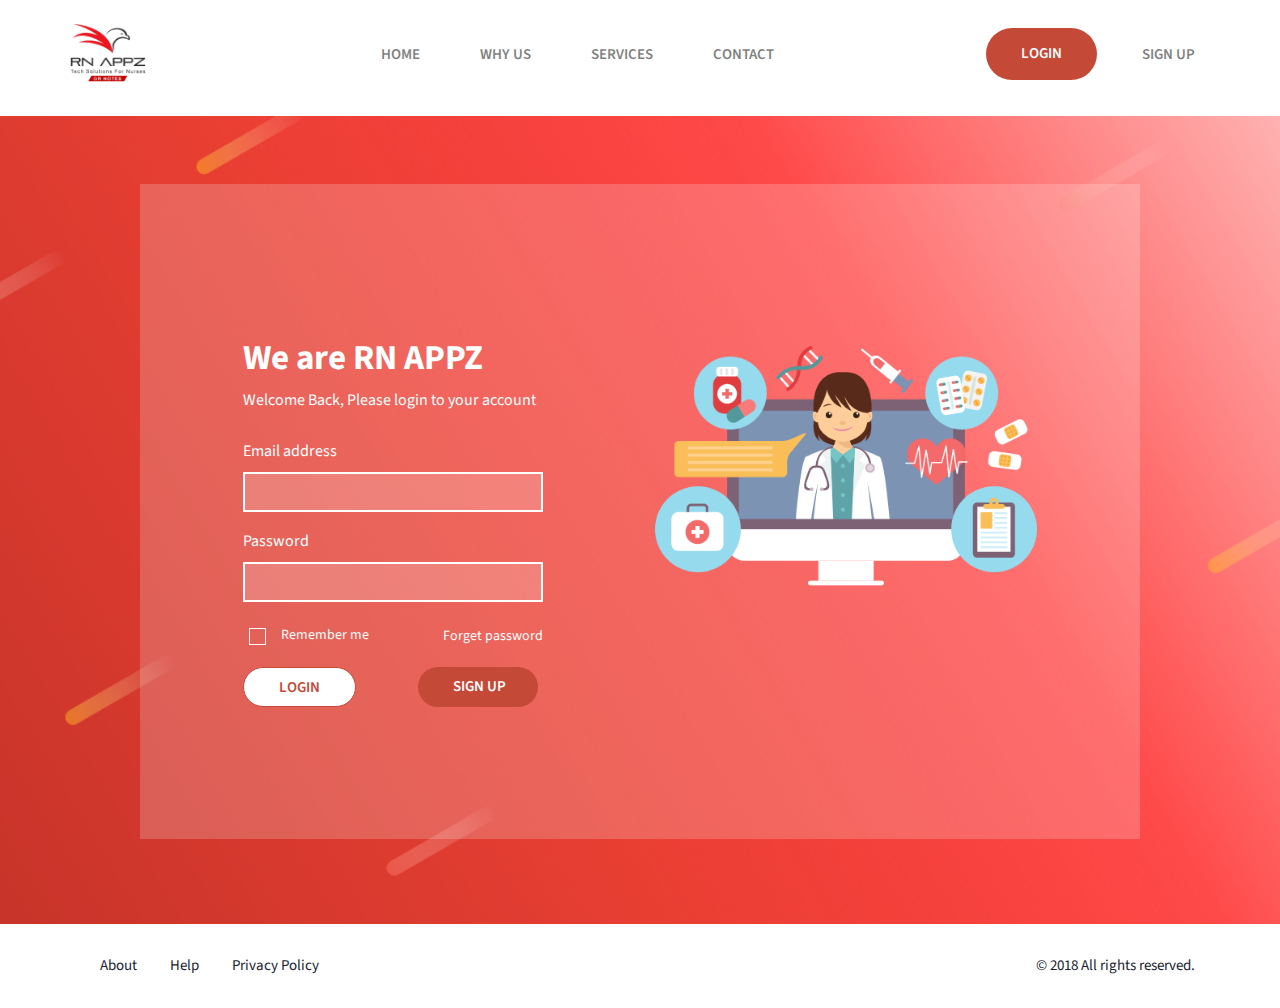
<file: rnappz/login-page.html>
<!DOCTYPE html>
<html lang="en">
<head>
    <meta charset="utf-8">
    <meta http-equiv="X-UA-Compatible" content="IE=edge">
    <meta name="viewport" content="width=device-width, initial-scale=1">
    <meta name="description" content="">
    <meta name="author" content="">
    <title>RN APPZ</title>
    <link rel="apple-touch-icon" sizes="57x57" href="./css/fevicon/apple-icon-57x57.png">
    <link rel="apple-touch-icon" sizes="60x60" href="./css/fevicon/apple-icon-60x60.png">
    <link rel="apple-touch-icon" sizes="72x72" href="./css/fevicon/apple-icon-72x72.png">
    <link rel="apple-touch-icon" sizes="76x76" href="./css/fevicon/apple-icon-76x76.png">
    <link rel="apple-touch-icon" sizes="114x114" href="./css/fevicon/apple-icon-114x114.png">
    <link rel="apple-touch-icon" sizes="120x120" href="./css/fevicon/apple-icon-120x120.png">
    <link rel="apple-touch-icon" sizes="144x144" href="./css/fevicon/apple-icon-144x144.png">
    <link rel="apple-touch-icon" sizes="152x152" href="./css/fevicon/apple-icon-152x152.png">
    <link rel="apple-touch-icon" sizes="180x180" href="./css/fevicon/apple-icon-180x180.png">
    <link rel="icon" type="image/png" sizes="192x192" href="./css/fevicon/android-icon-192x192.png">
    <link rel="icon" type="image/png" sizes="32x32" href="./css/fevicon/favicon-32x32.png">
    <link rel="icon" type="image/png" sizes="96x96" href="./css/fevicon/favicon-96x96.png">
    <link rel="icon" type="image/png" sizes="16x16" href="./css/fevicon/favicon-16x16.png">
    <link rel="manifest" href="./css/fevicon/manifest.json">
    <meta name="msapplication-TileColor" content="#ffffff">
    <meta name="msapplication-TileImage" content="./css/fevicon/ms-icon-144x144.png">
    <meta name="theme-color" content="#ffffff">

    <!-- Bootstrap css -->
    <link rel="stylesheet" href="css/bootstrap.min.css"/>
    <!--fonts-->
    <link href="https://fonts.googleapis.com/css?family=Source+Sans+Pro:200,300,300i,400,400i,600,600i,700,700i,900,900i"
          rel="stylesheet">
    <!-- Font awesome css -->
    <link rel="stylesheet" href="css/font-awesome.min.css"/>
    <link rel="stylesheet" href="css/styles.css"/>

    <!-- HTML5 shim and Respond.js for IE8 support of HTML5 elements and media queries -->
    <!--[if lt IE 9]>
    <script src="https://oss.maxcdn.com/html5shiv/3.7.3/html5shiv.min.js"></script>
    <script src="https://oss.maxcdn.com/respond/1.4.2/respond.min.js"></script>
    <![endif]-->
</head>
<body class="body-class">
<div class="wrapper">
    <!-- /.header start  -->
    <header class="header">
        <nav class="navbar navbar-default custom-navbar">
            <div class="container">
                <!-- Brand and toggle get grouped for better mobile display -->
                <div class="navbar-header">
                    <button type="button" class="navbar-toggle collapsed" data-toggle="collapse"
                            data-target="#bs-example-navbar-collapse-1" aria-expanded="false">
                        <span class="sr-only">Toggle navigation</span>
                        <span class="icon-bar"></span>
                        <span class="icon-bar"></span>
                        <span class="icon-bar"></span>
                    </button>
                    <a class="navbar-brand" href="index.html"><img src="css/images/logo.png" alt="logo"></a>
                </div>

                <!-- Collect the nav links, forms, and other content for toggling -->
                <div class="collapse navbar-collapse" id="bs-example-navbar-collapse-1">
                    <ul class="nav navbar-nav">
                        <li><a href="index.html">Home</a></li>
                        <li><a href="why-us.html">Why us</a></li>
                        <li><a href="services.html">Services</a></li>
                        <li><a href="contact.html">Contact</a></li>
                    </ul>

                    <ul class="nav navbar-nav navbar-right pull-right">
                        <li class="active"><a href="login-page.html">Login<span class="sr-only">(current)</span></a>
                        </li>
                        <li><a href="sign-up.html">Sign Up</a></li>
                    </ul>
                </div><!-- /.navbar-collapse -->
            </div><!-- /.container-fluid -->
        </nav>

    </header>
    <!-- /.header -->
    <!-- /.main start  -->
    <main class="main">
        <!-- /.contact  start -->
        <section class="login">
            <div class="container">

                <div class="login-container">
                    <div class="row">
                        <div class="col-sm-12 col-md-6 col-lg-6">
                            <div class="full-contact">
                                <div class="top-contact">
                                    <h3>We are RN APPZ</h3>
                                    <p>Welcome Back,  Please login to your account</p>
                                </div>
                                <div class="sign-in-form">
                                    <form action="">
                                        <div class="form-group">
                                            <label for="email">Email address</label>
                                            <input type="email" class="form-control custom-control" id="email">
                                        </div>
                                        <div class="form-group">
                                            <label for="pwd">Password</label>
                                            <input type="password" class="form-control custom-control" id="pwd">
                                        </div>
                                        <div class="checkbox">

                                            <div class="pull-left">
                                                <input type="checkbox" id="remember" name="email" value="remember">
                                                <label for="remember">Remember me</label>
                                            </div>
                                            <div class="pull-right">
                                                <label><a class="forgot" href="">Forget password</a></label>
                                            </div>


                                        </div>
                                        <ul class="list-inline">
                                            <li class="pull-left"><a class="btn custom-btn login-btn" href="login-page.html">Login</a></li>
                                            <li class="pull-right"><a class="btn custom-btn sign-up-btn" href="#">Sign Up</a></li>
                                        </ul>
                                    </form>
                                </div>
                            </div>



                        </div>
                        <div class="col-sm-12 col-md-6 col-lg-6 text-center">
                            <div class="single-image">
                                <img src="css/images/monitor.png" alt="single-image">
                            </div>

                        </div>
                    </div>
                </div>

            </div>
        </section>
        <!-- /.contact end -->
    </main>
    <!-- /.main start  -->
    <footer class="footer">
        <div class="container">
            <div class="row">
                <div class="col-md-12 col-lg-12 col-sm-12">
                    <div class="col-md-8 col-lg-8 col-sm-12">
                        <ul class="list-inline">
                            <li><a href="#">About</a></li>
                            <li><a href="#">Help</a></li>
                            <li><a href="#">Privacy Policy</a></li>
                        </ul>
                    </div>
                    <div class="col-md-4 col-lg-4 col-sm-12">
                        <p class="muted pull-right">© 2018 All rights reserved.</p>
                    </div>
                </div>
            </div>
        </div>
    </footer>

</div><!-- /.wrapper -->

<script src="js/jquery-1.12.4.min.js"></script>
<script src="js/bootstrap.min.js"></script>
<script src="js/functions.js"></script>
</body>
</html>
</file>
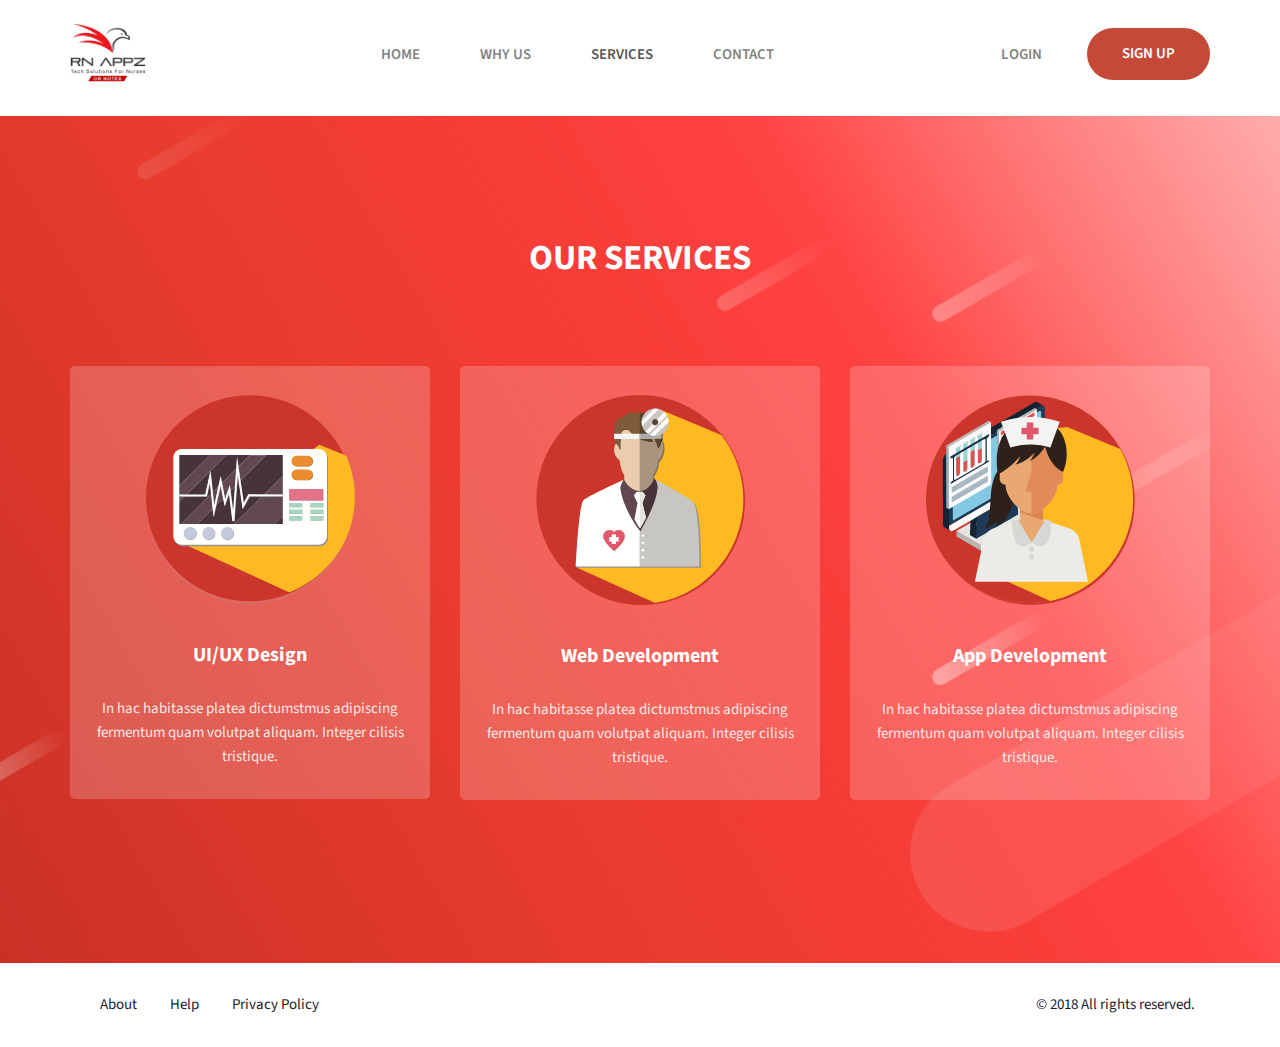
<file: rnappz/services.html>
<!DOCTYPE html>
<html lang="en">
<head>
    <meta charset="utf-8">
    <meta http-equiv="X-UA-Compatible" content="IE=edge">
    <meta name="viewport" content="width=device-width, initial-scale=1">
    <meta name="description" content="">
    <meta name="author" content="">
    <title>RN APPZ</title>
    <link rel="apple-touch-icon" sizes="57x57" href="./css/fevicon/apple-icon-57x57.png">
    <link rel="apple-touch-icon" sizes="60x60" href="./css/fevicon/apple-icon-60x60.png">
    <link rel="apple-touch-icon" sizes="72x72" href="./css/fevicon/apple-icon-72x72.png">
    <link rel="apple-touch-icon" sizes="76x76" href="./css/fevicon/apple-icon-76x76.png">
    <link rel="apple-touch-icon" sizes="114x114" href="./css/fevicon/apple-icon-114x114.png">
    <link rel="apple-touch-icon" sizes="120x120" href="./css/fevicon/apple-icon-120x120.png">
    <link rel="apple-touch-icon" sizes="144x144" href="./css/fevicon/apple-icon-144x144.png">
    <link rel="apple-touch-icon" sizes="152x152" href="./css/fevicon/apple-icon-152x152.png">
    <link rel="apple-touch-icon" sizes="180x180" href="./css/fevicon/apple-icon-180x180.png">
    <link rel="icon" type="image/png" sizes="192x192"  href="./css/fevicon/android-icon-192x192.png">
    <link rel="icon" type="image/png" sizes="32x32" href="./css/fevicon/favicon-32x32.png">
    <link rel="icon" type="image/png" sizes="96x96" href="./css/fevicon/favicon-96x96.png">
    <link rel="icon" type="image/png" sizes="16x16" href="./css/fevicon/favicon-16x16.png">
    <link rel="manifest" href="./css/fevicon/manifest.json">
    <meta name="msapplication-TileColor" content="#ffffff">
    <meta name="msapplication-TileImage" content="./css/fevicon/ms-icon-144x144.png">
    <meta name="theme-color" content="#ffffff">

    <!-- Bootstrap css -->
    <link rel="stylesheet" href="css/bootstrap.min.css"/>
    <!--fonts-->
    <link href="https://fonts.googleapis.com/css?family=Source+Sans+Pro:200,300,300i,400,400i,600,600i,700,700i,900,900i" rel="stylesheet">
    <!-- Font awesome css -->
    <link rel="stylesheet" href="css/font-awesome.min.css"/>
    <link rel="stylesheet" href="css/styles.css"/>

    <!-- HTML5 shim and Respond.js for IE8 support of HTML5 elements and media queries -->
    <!--[if lt IE 9]>
    <script src="https://oss.maxcdn.com/html5shiv/3.7.3/html5shiv.min.js"></script>
    <script src="https://oss.maxcdn.com/respond/1.4.2/respond.min.js"></script>
    <![endif]-->
</head>
<body class="body-class">
<div class="wrapper">
    <!-- /.header start  -->
    <header class="header">
        <nav class="navbar navbar-default custom-navbar">
            <div class="container">
                <!-- Brand and toggle get grouped for better mobile display -->
                <div class="navbar-header">
                    <button type="button" class="navbar-toggle collapsed" data-toggle="collapse" data-target="#bs-example-navbar-collapse-1" aria-expanded="false">
                        <span class="sr-only">Toggle navigation</span>
                        <span class="icon-bar"></span>
                        <span class="icon-bar"></span>
                        <span class="icon-bar"></span>
                    </button>
                    <a class="navbar-brand" href="#"><img src="css/images/logo.png" alt="logo"></a>
                </div>

                <!-- Collect the nav links, forms, and other content for toggling -->
                <div class="collapse navbar-collapse" id="bs-example-navbar-collapse-1">
                    <ul class="nav navbar-nav">
                        <li ><a href="index.html">Home</a></li>
                        <li><a href="why-us.html">Why us</a></li>
                        <li class="active"><a href="services.html">Services <span class="sr-only">(current)</span></a></li>
                        <li><a href="contact.html">Contact</a></li>
                    </ul>

                    <ul class="nav navbar-nav navbar-right pull-right">
                        <li><a href="login-page.html">Login</a></li>
                        <li class="active"><a href="sign-up.html">Sign Up</a></li>
                    </ul>
                </div><!-- /.navbar-collapse -->
            </div><!-- /.container-fluid -->
        </nav>

    </header>
    <!-- /.header -->
    <!-- /.main start  -->
    <main class="main">
        <!-- /.services start -->
        <section class="service">
            <div class="container">
                <div class="row">

                    <div class="col-lg-12 col-md-12 col-sm-12 text-center">
                        <div class="top-heading">
                            <h3 class="white">OUR SERVICES</h3>
                        </div>
                    </div>

                    <div class="col-md-4 col-lg-4 col-sm-6">

                        <div class="service-box">
                            <div class="single-icon">
                                <img src="css/images/icon-1.png" alt="books" class="img-responsive">
                            </div>

                            <h4>UI/UX Design</h4>
                            <div class="tex-content">
                                <p>In hac habitasse platea
                                    dictumstmus adipiscing fermentum quam volutpat aliquam. Integer cilisis
                                    tristique.</p>
                            </div>

                        </div>
                    </div>
                    <div class="col-md-4 col-lg-4 col-sm-6">

                        <div class="service-box">
                            <div class="single-icon">
                                <img src="css/images/icon-2.png" alt="books" class="img-responsive">

                            </div>

                            <h4>Web Development</h4>
                            <div class="tex-content">
                                <p>In hac habitasse platea
                                    dictumstmus adipiscing fermentum quam volutpat aliquam. Integer cilisis
                                    tristique.</p>
                            </div>

                        </div>
                    </div>
                    <div class="col-md-4 col-lg-4 col-sm-6">

                        <div class="service-box">
                            <div class="single-icon">
                                <img src="css/images/icon-3.png" alt="books" class="img-responsive">

                            </div>

                            <h4>App Development</h4>
                            <div class="tex-content">
                                <p>In hac habitasse platea
                                    dictumstmus adipiscing fermentum quam volutpat aliquam. Integer cilisis
                                    tristique.</p>
                            </div>

                        </div>
                    </div>


                </div>


            </div>


        </section>
        <!-- /.services end -->
    </main>
    <!-- /.main start  -->
    <footer class="footer">
        <div class="container">
            <div class="row">
                <div class="col-md-12 col-lg-12 col-sm-12">
                    <div class="col-md-8 col-lg-8 col-sm-12">
                        <ul class="list-inline">
                            <li><a href="#">About</a></li>
                            <li><a href="#">Help</a></li>
                            <li><a href="#">Privacy Policy</a></li>
                        </ul>
                    </div>
                    <div class="col-md-4 col-lg-4 col-sm-12">
                        <p class="muted pull-right">© 2018 All rights reserved.</p>
                    </div>
                </div>
            </div>
        </div>
    </footer>
</div><!-- /.wrapper -->

<script src="js/jquery-1.12.4.min.js"></script>
<script src="js/bootstrap.min.js"></script>
<script src="js/functions.js"></script>
</body>
</html>
</file>
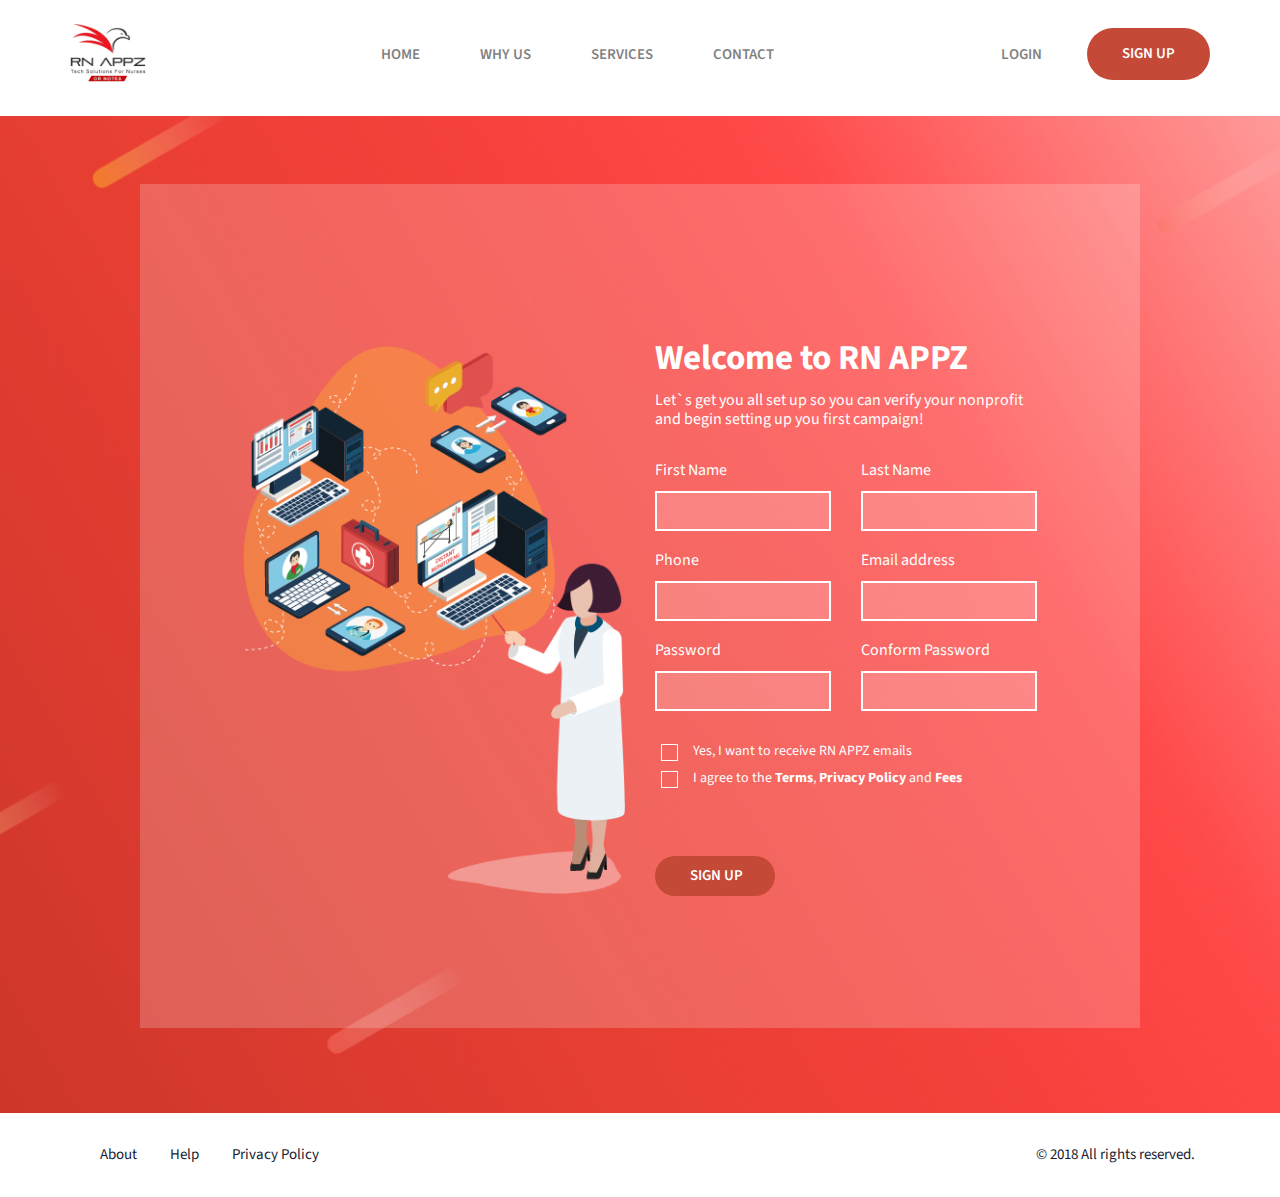
<file: rnappz/sign-up.html>
<!DOCTYPE html>
<html lang="en">
<head>
    <meta charset="utf-8">
    <meta http-equiv="X-UA-Compatible" content="IE=edge">
    <meta name="viewport" content="width=device-width, initial-scale=1">
    <meta name="description" content="">
    <meta name="author" content="">
    <title>RN APPZ</title>
    <link rel="apple-touch-icon" sizes="57x57" href="./css/fevicon/apple-icon-57x57.png">
    <link rel="apple-touch-icon" sizes="60x60" href="./css/fevicon/apple-icon-60x60.png">
    <link rel="apple-touch-icon" sizes="72x72" href="./css/fevicon/apple-icon-72x72.png">
    <link rel="apple-touch-icon" sizes="76x76" href="./css/fevicon/apple-icon-76x76.png">
    <link rel="apple-touch-icon" sizes="114x114" href="./css/fevicon/apple-icon-114x114.png">
    <link rel="apple-touch-icon" sizes="120x120" href="./css/fevicon/apple-icon-120x120.png">
    <link rel="apple-touch-icon" sizes="144x144" href="./css/fevicon/apple-icon-144x144.png">
    <link rel="apple-touch-icon" sizes="152x152" href="./css/fevicon/apple-icon-152x152.png">
    <link rel="apple-touch-icon" sizes="180x180" href="./css/fevicon/apple-icon-180x180.png">
    <link rel="icon" type="image/png" sizes="192x192" href="./css/fevicon/android-icon-192x192.png">
    <link rel="icon" type="image/png" sizes="32x32" href="./css/fevicon/favicon-32x32.png">
    <link rel="icon" type="image/png" sizes="96x96" href="./css/fevicon/favicon-96x96.png">
    <link rel="icon" type="image/png" sizes="16x16" href="./css/fevicon/favicon-16x16.png">
    <link rel="manifest" href="./css/fevicon/manifest.json">
    <meta name="msapplication-TileColor" content="#ffffff">
    <meta name="msapplication-TileImage" content="./css/fevicon/ms-icon-144x144.png">
    <meta name="theme-color" content="#ffffff">

    <!-- Bootstrap css -->
    <link rel="stylesheet" href="css/bootstrap.min.css"/>
    <!--fonts-->
    <link href="https://fonts.googleapis.com/css?family=Source+Sans+Pro:200,300,300i,400,400i,600,600i,700,700i,900,900i"
          rel="stylesheet">
    <!-- Font awesome css -->
    <link rel="stylesheet" href="css/font-awesome.min.css"/>
    <link rel="stylesheet" href="css/styles.css"/>

    <!-- HTML5 shim and Respond.js for IE8 support of HTML5 elements and media queries -->
    <!--[if lt IE 9]>
    <script src="https://oss.maxcdn.com/html5shiv/3.7.3/html5shiv.min.js"></script>
    <script src="https://oss.maxcdn.com/respond/1.4.2/respond.min.js"></script>
    <![endif]-->
</head>
<body class="body-class">
<div class="wrapper">
    <!-- /.header start  -->
    <header class="header">
        <nav class="navbar navbar-default custom-navbar">
            <div class="container">
                <!-- Brand and toggle get grouped for better mobile display -->
                <div class="navbar-header">
                    <button type="button" class="navbar-toggle collapsed" data-toggle="collapse"
                            data-target="#bs-example-navbar-collapse-1" aria-expanded="false">
                        <span class="sr-only">Toggle navigation</span>
                        <span class="icon-bar"></span>
                        <span class="icon-bar"></span>
                        <span class="icon-bar"></span>
                    </button>
                    <a class="navbar-brand" href="#"><img src="css/images/logo.png" alt="logo"></a>
                </div>

                <!-- Collect the nav links, forms, and other content for toggling -->
                <div class="collapse navbar-collapse" id="bs-example-navbar-collapse-1">
                    <ul class="nav navbar-nav">
                        <li><a href="index.html">Home</a></li>
                        <li><a href="why-us.html">Why us</a></li>
                        <li><a href="services.html">Services</a></li>
                        <li><a href="contact.html">Contact</a></li>
                    </ul>

                    <ul class="nav navbar-nav navbar-right pull-right">
                        <li><a href="login-page.html">Login</a>
                        </li>
                        <li class="active"><a href="sign-up.html">Sign Up<span class="sr-only">(current)</span></a></li>
                    </ul>
                </div><!-- /.navbar-collapse -->
            </div><!-- /.container-fluid -->
        </nav>

    </header>
    <!-- /.header -->
    <!-- /.main start  -->
    <main class="main">
        <!-- /.contact  start -->
        <section class="login">
            <div class="container">

                <div class="login-container">
                    <div class="row">
                        <div class="col-sm-12 col-md-6 col-lg-6">
                            <div class="single-image pt-0">
                                <img src="css/images/sign-up.png" alt="single-image">
                            </div>
                        </div>
                        <div class="col-sm-12 col-md-6 col-lg-6">
                            <div class="full-contact">
                                <div class="top-contact">
                                    <h3>Welcome to RN APPZ</h3>
                                    <p>Let`s get you all set up so you can verify your nonprofit and begin setting up
                                        you first campaign!
                                    </p>
                                </div>
                                <div class="sign-in-form sign-up-form">
                                    <form action="">

                                        <div class="row">
                                            <div class="col-lg-6 col-md-6 col-sm-12">
                                                <div class="form-group">
                                                    <label for="firstname">First Name</label>
                                                    <input type="text" class="form-control custom-control" id="firstname">
                                                </div>
                                            </div>
                                            <div class="col-lg-6 col-md-6 col-sm-12">
                                                <div class="form-group">
                                                    <label for="lastname">Last Name</label>
                                                    <input type="text" class="form-control custom-control" id="lastname">
                                                </div>
                                            </div>
                                            <div class="col-lg-6 col-md-6 col-sm-12">
                                                <div class="form-group">
                                                    <label for="phone">Phone</label>
                                                    <input type="number" class="form-control custom-control" id="phone">
                                                </div>
                                            </div>
                                            <div class="col-lg-6 col-md-6 col-sm-12">
                                                <div class="form-group">
                                                    <label for="email">Email address</label>
                                                    <input type="email" class="form-control custom-control" id="email">
                                                </div>
                                            </div>
                                            <div class="col-lg-6 col-md-6 col-sm-12">
                                                <div class="form-group">
                                                    <label for="pwd">Password</label>
                                                    <input type="password" class="form-control custom-control" id="pwd">
                                                </div>
                                            </div>
                                            <div class="col-lg-6 col-md-6 col-sm-12">
                                                <div class="form-group">
                                                    <label for="conform">Conform Password</label>
                                                    <input type="password" class="form-control custom-control" id="conform">
                                                </div>
                                            </div>
                                            <div class="col-lg-12 col-md-12 col-sm-12">
                                                <div class="checkbox">

                                                    <input type="checkbox" id="email_remember" name="email" value="email">
                                                    <label for="email_remember">Yes, I want to receive RN APPZ emails</label>
                                                    <input type="checkbox" id="agree" name="email" value="email">
                                                    <label for="agree">I agree to the <a href="">Terms</a>,
                                                        <a href="">Privacy Policy</a> and <a href="">Fees</a></label>


                                                </div>
                                            </div>
                                            <div class="col-lg-12 col-md-12 col-sm-12">
                                                <ul class="list-inline">
                                                    <li class="pull-left"><a class="btn custom-btn sign-up-btn"
                                                                              href="#">Sign Up</a></li>
                                                </ul>
                                            </div>
                                        </div>

                                    </form>
                                </div>

                            </div>

                        </div>
                    </div>
                </div>

            </div>
        </section>
        <!-- /.contact end -->
    </main>
    <!-- /.main start  -->
    <footer class="footer">
        <div class="container">
            <div class="row">
                <div class="col-md-12 col-lg-12 col-sm-12">
                    <div class="col-md-8 col-lg-8 col-sm-12">
                        <ul class="list-inline">
                            <li><a href="#">About</a></li>
                            <li><a href="#">Help</a></li>
                            <li><a href="#">Privacy Policy</a></li>
                        </ul>
                    </div>
                    <div class="col-md-4 col-lg-4 col-sm-12">
                        <p class="muted pull-right">© 2018 All rights reserved.</p>
                    </div>
                </div>
            </div>
        </div>
    </footer>

</div><!-- /.wrapper -->

<script src="js/jquery-1.12.4.min.js"></script>
<script src="js/bootstrap.min.js"></script>
<script src="js/functions.js"></script>
</body>
</html>
</file>
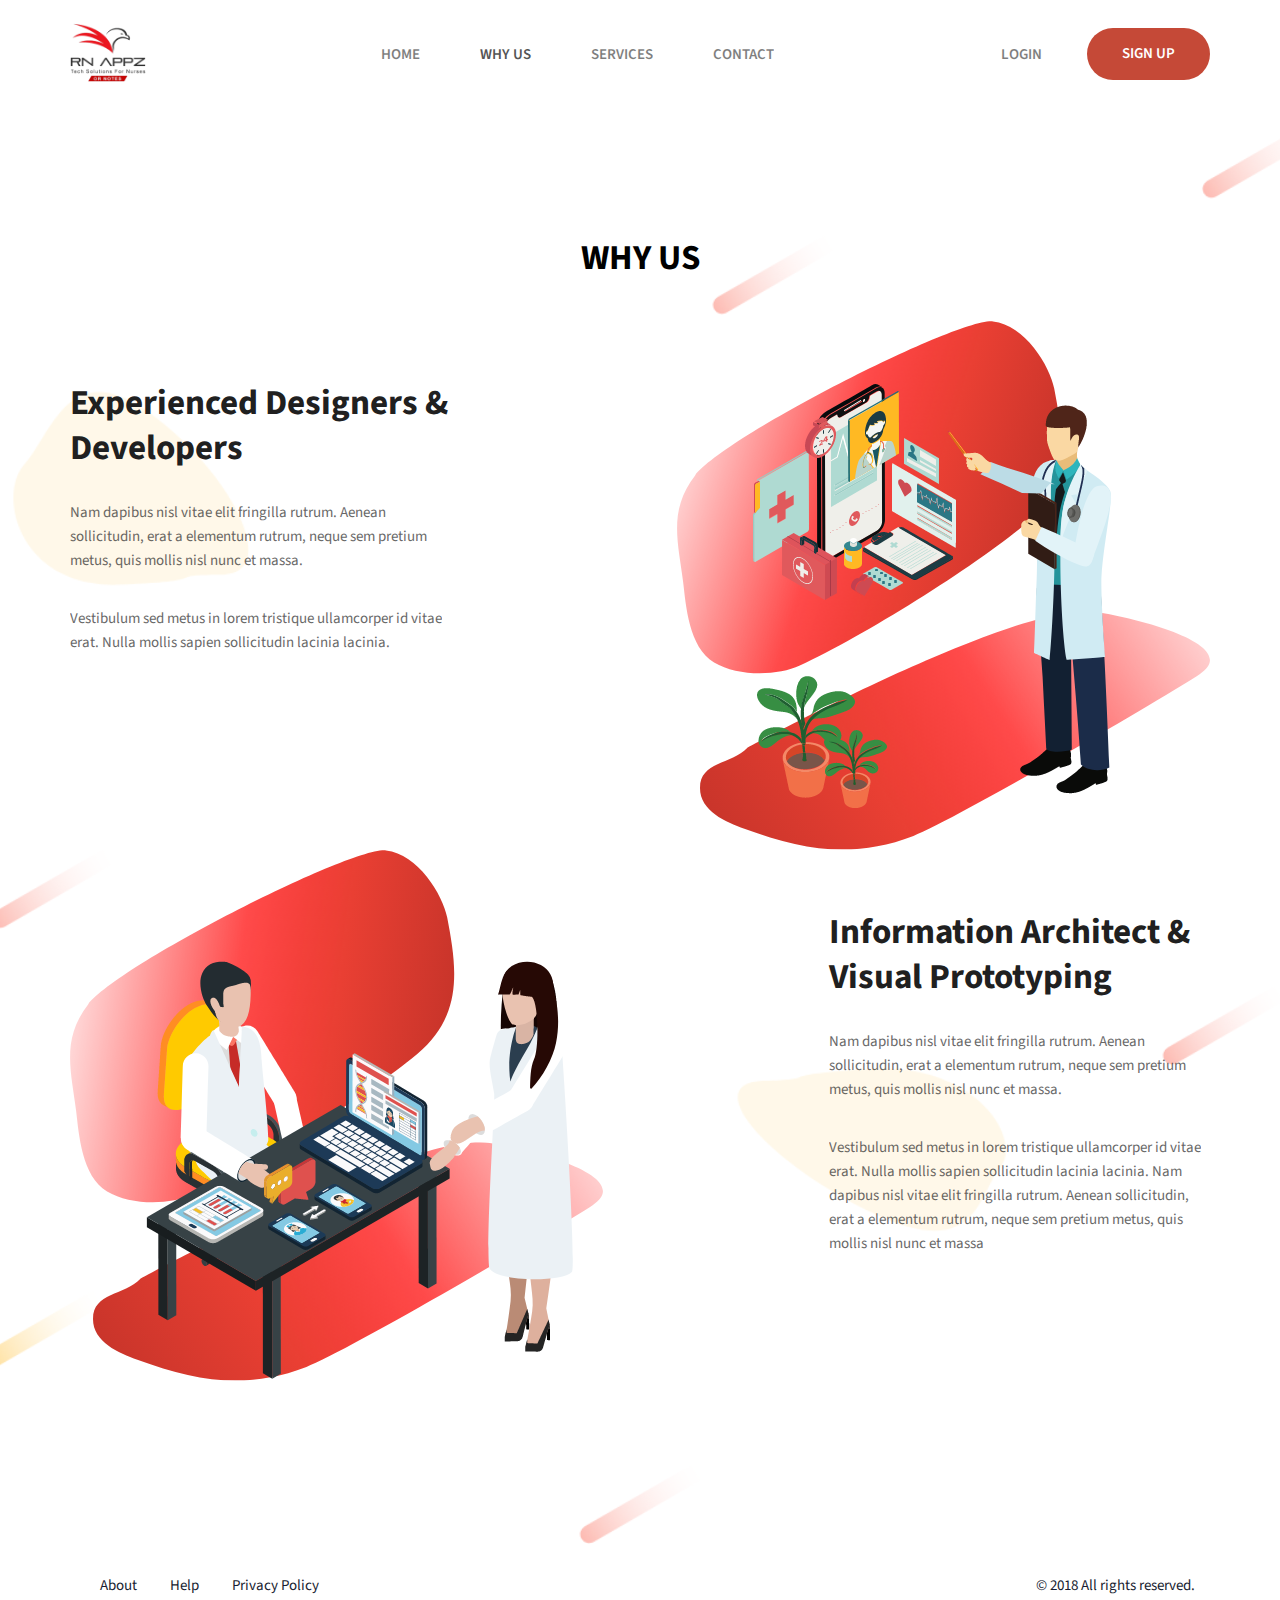
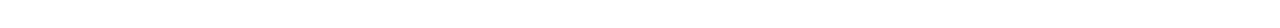
<file: rnappz/why-us.html>
<!DOCTYPE html>
<html lang="en">
<head>
    <meta charset="utf-8">
    <meta http-equiv="X-UA-Compatible" content="IE=edge">
    <meta name="viewport" content="width=device-width, initial-scale=1">
    <meta name="description" content="">
    <meta name="author" content="">
    <title>RN APPZ</title>
    <link rel="apple-touch-icon" sizes="57x57" href="./css/fevicon/apple-icon-57x57.png">
    <link rel="apple-touch-icon" sizes="60x60" href="./css/fevicon/apple-icon-60x60.png">
    <link rel="apple-touch-icon" sizes="72x72" href="./css/fevicon/apple-icon-72x72.png">
    <link rel="apple-touch-icon" sizes="76x76" href="./css/fevicon/apple-icon-76x76.png">
    <link rel="apple-touch-icon" sizes="114x114" href="./css/fevicon/apple-icon-114x114.png">
    <link rel="apple-touch-icon" sizes="120x120" href="./css/fevicon/apple-icon-120x120.png">
    <link rel="apple-touch-icon" sizes="144x144" href="./css/fevicon/apple-icon-144x144.png">
    <link rel="apple-touch-icon" sizes="152x152" href="./css/fevicon/apple-icon-152x152.png">
    <link rel="apple-touch-icon" sizes="180x180" href="./css/fevicon/apple-icon-180x180.png">
    <link rel="icon" type="image/png" sizes="192x192" href="./css/fevicon/android-icon-192x192.png">
    <link rel="icon" type="image/png" sizes="32x32" href="./css/fevicon/favicon-32x32.png">
    <link rel="icon" type="image/png" sizes="96x96" href="./css/fevicon/favicon-96x96.png">
    <link rel="icon" type="image/png" sizes="16x16" href="./css/fevicon/favicon-16x16.png">
    <link rel="manifest" href="./css/fevicon/manifest.json">
    <meta name="msapplication-TileColor" content="#ffffff">
    <meta name="msapplication-TileImage" content="./css/fevicon/ms-icon-144x144.png">
    <meta name="theme-color" content="#ffffff">

    <!-- Bootstrap css -->
    <link rel="stylesheet" href="css/bootstrap.min.css"/>
    <!--fonts-->
    <link href="https://fonts.googleapis.com/css?family=Source+Sans+Pro:200,300,300i,400,400i,600,600i,700,700i,900,900i"
          rel="stylesheet">
    <!-- Font awesome css -->
    <link rel="stylesheet" href="css/font-awesome.min.css"/>
    <link rel="stylesheet" href="css/styles.css"/>

    <!-- HTML5 shim and Respond.js for IE8 support of HTML5 elements and media queries -->
    <!--[if lt IE 9]>
    <script src="https://oss.maxcdn.com/html5shiv/3.7.3/html5shiv.min.js"></script>
    <script src="https://oss.maxcdn.com/respond/1.4.2/respond.min.js"></script>
    <![endif]-->
</head>
<body class="body-class">
<div class="wrapper">
    <!-- /.header start  -->
    <header class="header">
        <nav class="navbar navbar-default custom-navbar">
            <div class="container">
                <!-- Brand and toggle get grouped for better mobile display -->
                <div class="navbar-header">
                    <button type="button" class="navbar-toggle collapsed" data-toggle="collapse"
                            data-target="#bs-example-navbar-collapse-1" aria-expanded="false">
                        <span class="sr-only">Toggle navigation</span>
                        <span class="icon-bar"></span>
                        <span class="icon-bar"></span>
                        <span class="icon-bar"></span>
                    </button>
                    <a class="navbar-brand" href="#"><img src="css/images/logo.png" alt="logo"></a>
                </div>

                <!-- Collect the nav links, forms, and other content for toggling -->
                <div class="collapse navbar-collapse" id="bs-example-navbar-collapse-1">
                    <ul class="nav navbar-nav">
                        <li><a href="index.html">Home</a></li>
                        <li class="active"><a href="why-us.html">Why us <span class="sr-only">(current)</span></a></li>
                        <li><a href="services.html">Services</a></li>
                        <li><a href="contact.html">Contact</a></li>
                    </ul>

                    <ul class="nav navbar-nav navbar-right pull-right">
                        <li><a href="login-page.html">Login</a></li>
                        <li class="active"><a href="sign-up.html">Sign Up</a></li>
                    </ul>
                </div><!-- /.navbar-collapse -->
            </div><!-- /.container-fluid -->
        </nav>

    </header>
    <!-- /.header -->
    <!-- /.main start  -->
    <main class="main">
        <!-- /.why-us start -->
        <section class="why-us">
            <div class="container">
                <div class="row">
                    <div class="col-lg-12 col-md-12 col-ms-12">
                        <div class="top-heading">
                            <h3 class="black"> WHY US</h3>
                        </div>
                    </div>
                    <div class="col-lg-6 col-md-6 col-sm-12">
                        <div class="content-box pull-left">
                            <h2 class="black">Experienced Designers &
                                Developers</h2>

                            <p>Nam dapibus nisl vitae elit fringilla rutrum. Aenean sollicitudin, erat a elementum
                                rutrum,
                                neque sem pretium metus, quis mollis nisl nunc et massa.</p><br>

                            <p>Vestibulum sed metus in lorem tristique ullamcorper id vitae erat. Nulla mollis sapien
                                sollicitudin lacinia lacinia.</p>

                        </div>
                    </div>
                    <div class="col-lg-6 col-md-6 col-sm-12">
                        <div class="right-img pull-right">
                            <img src="css/images/right-img.png" alt="right-image">
                        </div>
                    </div>
                    <div class="col-lg-6 col-md-6 col-sm-12">
                        <div class="right-img pull-left">
                            <img src="css/images/left-img.png" alt="left-image">
                        </div>
                    </div>
                    <div class="col-lg-6 col-md-6 col-sm-12">
                        <div class="content-box pull-right">
                            <h2 class="black">Information Architect &
                                Visual Prototyping</h2>

                            <p>Nam dapibus nisl vitae elit fringilla rutrum. Aenean sollicitudin, erat a elementum rutrum,
                                neque sem pretium metus, quis mollis nisl nunc et massa.</p><br>

                            <p> Vestibulum sed metus in lorem tristique ullamcorper id vitae erat. Nulla mollis sapien
                                sollicitudin lacinia lacinia. Nam dapibus nisl vitae elit fringilla rutrum. Aenean
                                sollicitudin, erat a elementum rutrum, neque sem pretium metus, quis mollis nisl nunc et
                                massa</p>

                        </div>
                    </div>
                </div>
            </div>
        </section>
        <!-- /.why-us end -->
    </main>
    <!-- /.main start  -->
    <footer class="footer">
        <div class="container">
            <div class="row">
                <div class="col-md-12 col-lg-12 col-sm-12">
                    <div class="col-md-8 col-lg-8 col-sm-12">
                        <ul class="list-inline">
                            <li><a href="#">About</a></li>
                            <li><a href="#">Help</a></li>
                            <li><a href="#">Privacy Policy</a></li>
                        </ul>
                    </div>
                    <div class="col-md-4 col-lg-4 col-sm-12">
                        <p class="muted pull-right">© 2018 All rights reserved.</p>
                    </div>
                </div>
            </div>
        </div>
    </footer>
</div><!-- /.wrapper -->


<script src="js/jquery-1.12.4.min.js"></script>
<script src="js/bootstrap.min.js"></script>
<script src="js/functions.js"></script>
</body>
</html>
</file>
<file: rnappz/css/styles.css>
@charset "UTF-8";
.after { position: absolute; content: " "; display: block; left: 0; top: 0; }

.top-heading { margin-bottom: 85px; }
.top-heading h3 { text-align: center; font-family: "Source Sans Pro", sans-serif; font-size: 35px; font-weight: 700; line-height: 45px; text-transform: uppercase; }
.top-heading h4 { color: #000000; font-family: "Source Sans Pro", sans-serif; font-size: 20px; font-weight: 400; line-height: 24px; }

.dark-red { color: #c54937; }

.white { color: #ffffff; }

.black { color: #000000; }

.vertical .carousel-inner { height: 100%; }

.carousel.vertical .item { -webkit-transition: 0.6s ease-in-out top; -moz-transition: 0.6s ease-in-out top; -ms-transition: 0.6s ease-in-out top; -o-transition: 0.6s ease-in-out top; transition: 0.6s ease-in-out top; }
.carousel.vertical .item img { width: 100%; display: block; }

.carousel.vertical .active { top: 0; }

.carousel.vertical .next { top: 400px; }

.carousel.vertical .prev { top: -400px; }

.carousel.vertical .next.left, .carousel.vertical .prev.right { top: 0; }

.carousel.vertical .active.left { top: -400px; }

.carousel.vertical .active.right { top: 400px; }

.carousel.vertical .item { left: 0; }

.carousel-caption { right: 0; left: 0; top: 35%; padding-bottom: 30px; text-align: left; }

.caption { margin-bottom: 42px; }
.caption h2 { color: #ffffff; font-family: "Source Sans Pro", sans-serif; font-size: 60px; font-weight: 700; line-height: 60px; text-transform: uppercase; }
.caption h3 { color: #ffffff; font-family: "Source Sans Pro", sans-serif; font-size: 24px; font-weight: 400; margin-bottom: 11px; }
.caption p { min-height: 70px; }

.custom-btn { max-width: 200px; height: 50px; box-shadow: 0 20px 30px rgba(37, 15, 138, 0.2); border-radius: 25px; background-color: #ffffff; display: block; line-height: 33px; color: #000000; font-family: "Source Sans Pro", sans-serif; font-weight: 600; font-size: 15px; text-transform: uppercase; }

.login-btn, .sign-up-btn { opacity: 1; display: inline-block; padding: 15px 35px; line-height: .7; height: 41px; outline: none; border: none; text-transform: uppercase; max-width: 120px; max-height: 40px; border-radius: 20px; box-shadow: none; outline: none; transition: 1s; }
.login-btn:hover, .sign-up-btn:hover { background-color: #181D31; color: #ffffff; transition: 1s; }

.login-btn { border: 1px solid #c54937; background-color: #ffffff; color: #c54937; }

.sign-up-btn { background-color: #c54937; color: #ffffff; }

input[type='number'] { -moz-appearance: textfield; }

input::-webkit-outer-spin-button, input::-webkit-inner-spin-button { -webkit-appearance: none; }

.pt-0 { padding-top: 0 !important; }

/* Slider */
.slick-slider { position: relative; display: block; box-sizing: border-box; -webkit-touch-callout: none; -webkit-user-select: none; -khtml-user-select: none; -moz-user-select: none; -ms-user-select: none; user-select: none; -ms-touch-action: pan-y; touch-action: pan-y; -webkit-tap-highlight-color: transparent; }

.slick-list { position: relative; overflow: hidden; display: block; margin: 0; padding: 0; }
.slick-list:focus { outline: none; }
.slick-list.dragging { cursor: pointer; cursor: hand; }

.slick-slider .slick-track, .slick-slider .slick-list { -webkit-transform: translate3d(0, 0, 0); -moz-transform: translate3d(0, 0, 0); -ms-transform: translate3d(0, 0, 0); -o-transform: translate3d(0, 0, 0); transform: translate3d(0, 0, 0); }

.slick-track { position: relative; left: 0; top: 0; display: block; margin-left: auto; margin-right: auto; }
.slick-track:before, .slick-track:after { content: ""; display: table; }
.slick-track:after { clear: both; }
.slick-loading .slick-track { visibility: hidden; }

.slick-slide { float: left; height: 100%; min-height: 1px; display: none; }
[dir="rtl"] .slick-slide { float: right; }
.slick-slide img { display: block; }
.slick-slide.slick-loading img { display: none; }
.slick-slide.dragging img { pointer-events: none; }
.slick-initialized .slick-slide { display: block; }
.slick-loading .slick-slide { visibility: hidden; }
.slick-vertical .slick-slide { display: block; height: auto; border: 1px solid transparent; }

.slick-arrow.slick-hidden { display: none; }

/* Slider */
.slick-loading .slick-list { background: #fff url("./ajax-loader.gif") center center no-repeat; }

/* Icons */
@font-face { font-family: "slick"; src: url("./fonts/slick.eot"); src: url("./fonts/slick.eot?#iefix") format("embedded-opentype"), url("./fonts/slick.woff") format("woff"), url("./fonts/slick.ttf") format("truetype"), url("./fonts/slick.svg#slick") format("svg"); font-weight: normal; font-style: normal; }
/* Arrows */
.slick-prev, .slick-next { position: absolute; display: block; height: 20px; width: 20px; line-height: 0px; font-size: 0px; cursor: pointer; background: transparent; color: transparent; top: 50%; -webkit-transform: translate(0, -50%); -ms-transform: translate(0, -50%); transform: translate(0, -50%); padding: 0; border: none; outline: none; }
.slick-prev:hover, .slick-prev:focus, .slick-next:hover, .slick-next:focus { outline: none; background: transparent; color: transparent; }
.slick-prev:hover:before, .slick-prev:focus:before, .slick-next:hover:before, .slick-next:focus:before { opacity: 1; }
.slick-prev.slick-disabled:before, .slick-next.slick-disabled:before { opacity: 0.25; }
.slick-prev:before, .slick-next:before { font-family: "slick"; font-size: 20px; line-height: 1; color: white; opacity: 0.75; -webkit-font-smoothing: antialiased; -moz-osx-font-smoothing: grayscale; }

.slick-prev { left: -100px; }
[dir="rtl"] .slick-prev { left: auto; right: -100px; }
.slick-prev:before { content: "<"; }
[dir="rtl"] .slick-prev:before { content: ">"; }

.slick-next { right: -100px; }
[dir="rtl"] .slick-next { left: -100px; right: auto; }
.slick-next:before { content: ">"; }
[dir="rtl"] .slick-next:before { content: "<"; }

/* Dots */
.slick-dotted.slick-slider { margin-bottom: 30px; }

.slick-dots { position: absolute; bottom: -25px; list-style: none; display: block; text-align: center; padding: 0; margin: 0; width: 100%; }
.slick-dots li { position: relative; display: inline-block; height: 20px; width: 20px; margin: 0 5px; padding: 0; cursor: pointer; }
.slick-dots li button { border: 0; background: transparent; display: block; height: 20px; width: 20px; outline: none; line-height: 0px; font-size: 0px; color: transparent; padding: 5px; cursor: pointer; }
.slick-dots li button:hover, .slick-dots li button:focus { outline: none; }
.slick-dots li button:hover:before, .slick-dots li button:focus:before { opacity: 1; }
.slick-dots li button:before { position: absolute; top: 0; left: 0; content: "•"; width: 20px; height: 20px; font-family: "slick"; font-size: 6px; line-height: 20px; text-align: center; color: black; opacity: 0.25; -webkit-font-smoothing: antialiased; -moz-osx-font-smoothing: grayscale; }
.slick-dots li.slick-active button:before { color: black; opacity: 0.75; }

html, body { height: 100%; font-size: 14px; position: relative; }

html { overflow-y: scroll; }

body { min-width: 100px; font-size: 15px; font-family: "Source Sans Pro", sans-serif; line-height: 24px; font-weight: 400; font-style: normal; }

a { cursor: pointer; color: #000000; text-decoration: none; font-style: normal; }

a:hover, a:focus, a:active { text-decoration: none; font-style: normal; outline: none; }

img { border: 0; vertical-align: middle; }

ul, ol { list-style-position: inside; list-style-type: none; }

img { max-width: 100%; }

/* ========================================================================= > header nav ========================================================================== */
.custom-navbar { background: #ffffff; padding: 28px 0 26px 0; position: relative; overflow: hidden; border: none; margin-bottom: 0; }
.custom-navbar .navbar-brand img { max-width: 90%; margin-top: -20px; }
.custom-navbar .navbar-nav > li { margin-right: 30px; }
.custom-navbar .navbar-nav > li:last-child { margin-right: 0; }
.custom-navbar .navbar-nav > li > a { opacity: 0.5; color: #000000; font-family: "Source Sans Pro", sans-serif; font-size: 15px; font-weight: 600; line-height: 24px; text-transform: uppercase; }
.custom-navbar .navbar-nav > li > a:hover { opacity: 1; }
.custom-navbar .navbar-nav > .active > a, .custom-navbar .navbar-nav > .active > a:focus, .custom-navbar .navbar-nav > .active > a:hover { opacity: 1; background: #ffffff; }
.custom-navbar .navbar-right > .active > a, .custom-navbar .navbar-right > .active > a:focus, .custom-navbar .navbar-right > .active > a:hover { opacity: 1; border-radius: 30px; background-color: #c54937; padding: 14px 35px; color: #ffffff; }
.custom-navbar .navbar-collapse, .custom-navbar .navbar-form { border: none; }
.custom-navbar .navbar-toggle .icon-bar { background-color: #ffffff; }
.custom-navbar .navbar-toggle:focus, .custom-navbar .navbar-toggle:hover { background-color: #c54937; }
.custom-navbar .navbar-toggle { border-color: #c54937; border-radius: 0; background-color: #c54937; }

/* ========================================================================= > header nav ========================================================================== */
.banner { position: relative; }
.banner .carousel-indicators { position: absolute; bottom: auto; left: auto; right: 6%; top: 50%; z-index: 15; width: 0 !important; }

/* ========================================================================= > why-us nav ========================================================================== */
.why-us { position: relative; overflow: hidden; padding: 100px 0 163px 0; background: url("../css/images/why-us-bg.png") no-repeat center; background-size: cover; -o-background-size: cover; -moz-background-size: cover; -webkit-background-size: cover; }
.why-us .top-heading { margin-bottom: 40px; }
.why-us .content-box { max-width: 381px; padding-top: 40px; }
.why-us .content-box h2 { color: #202020; font-family: "Source Sans Pro", sans-serif; font-size: 35px; font-weight: 700; line-height: 45px; margin-bottom: 30px; }
.why-us .content-box p { opacity: 0.7; color: #272727; }

/* ========================================================================= > testimonial start ========================================================================== */
.testimonial { position: relative; overflow: hidden; padding: 86px 0 163px 0; background: url("../css/images/testi-bg.png") no-repeat center; background-size: cover; -o-background-size: cover; -moz-background-size: cover; -webkit-background-size: cover; min-height: 700px; }
.testimonial .top-heading h3 { text-transform: capitalize; }
.testimonial .rounded-circle { height: 50px; width: 50px; border-radius: 100%; line-height: 40px; display: block; margin: 0 auto; float: right; }
.testimonial .single-testimonial { padding: 30px 20px 38px 20px; max-width: 301px; margin: 0 auto; border-radius: 5px; background-color: rgba(255, 255, 255, 0.23); font-family: "Source Sans Pro", sans-serif; color: #ffffff; }
.testimonial .single-testimonial .info { opacity: .5; }
.testimonial .single-testimonial .block-quoto h3 { color: #ffffff; font-family: "Source Sans Pro"; font-size: 40px; font-weight: 700; margin: 0; }
.testimonial .slider { width: 100%; margin: 100px auto; }
.testimonial .slick-slide { margin: 0px 20px; transition: all ease-in-out .3s; opacity: 1; outline: none; }
.testimonial .slick-slide img { width: 100%; }

.p-0 { padding: 0 !important; }

/* ========================================================================= > footer nav ========================================================================== */
footer { position: relative; min-height: 61px; padding: 30px 0; }
footer .list-inline { padding: 0; margin: 0; }
footer .list-inline > li { padding-left: 15px; padding-right: 15px; }
footer a { width: 214px; height: 26px; color: #181D31; font-family: "Source Sans Pro", sans-serif; font-size: 15px; font-weight: 400; line-height: 24px; }
footer a:hover { color: #c54937; }
footer p { color: #181D31; margin-bottom: 0; }

/* ========================================================================== > service start ========================================================================== */
.service { position: relative; overflow: hidden; padding: 100px 0 163px 0; background: url("../css/images/service-bg.png") no-repeat center; background-size: cover; -o-background-size: cover; -moz-background-size: cover; -webkit-background-size: cover; }
.service .service-box { text-align: center; border-radius: 5px; background-color: rgba(255, 255, 255, 0.2); }
.service .service-box .single-icon { padding: 29px 50px; opacity: 1; }
.service .service-box .single-icon img { height: auto; opacity: 1; text-align: center; margin: 0 auto; }
.service .service-box .tex-content { padding: 20px 10px; }
.service .service-box .tex-content p { opacity: 0.85; color: #ffffff; font-family: "Source Sans Pro", sans-serif; font-size: 15px; font-weight: 400; line-height: 24px; }
.service .service-box h4 { color: #ffffff; font-family: "Source Sans Pro", sans-serif; font-size: 20px; font-weight: 700; line-height: 24px; }

/* ========================================================================== > contact-us start ========================================================================== */
.contact-us { position: relative; overflow: hidden; padding: 68px 0 85px 0; background: url("../css/images/contact-bg.png") no-repeat center; background-size: auto; -o-background-size: auto; -moz-background-size: auto; -webkit-background-size: auto; }
.contact-us .color-bg { min-height: 560px; padding: 50px 40px; background-color: rgba(255, 223, 223, 0.14); }
.contact-us .form-bg { min-height: 560px; padding: 50px 40px; background-color: rgba(255, 223, 223, 0.14); }
.contact-us .address { color: #000000; }
.contact-us .address .special-text { text-align: left; padding: 0 2px 1px 40px; }
.contact-us .address ul li { padding: 15px 10px; }
.contact-us .address ul li p { display: inline-block; vertical-align: middle; color: rgba(0, 0, 0, 0.7); font-family: "Source Sans Pro", sans-serif; font-size: 18px; font-weight: 400; line-height: 24px; }
.contact-us .address ul li i { padding: 0 10px; font-size: 20px; font-weight: 900; color: #000000; }
.contact-us .address ul li i:hover { color: #c54937; }
.contact-us .address ul li > a { color: rgba(0, 0, 0, 0.7); font-family: "Source Sans Pro", sans-serif; font-size: 18px; font-weight: 400; line-height: 24px; }
.contact-us .address ul li > a:hover, .contact-us .address ul li > a:active, .contact-us .address ul li > a:focus { color: #c54937; }
.contact-us .address ul li > a:hover i { color: #c54937; }
.contact-us .address h2 { font-family: "Source Sans Pro", sans-serif; font-size: 30px; font-weight: 700; line-height: 24px; margin-bottom: 30px; }
.contact-us .top-heading-contact { color: #000000; }
.contact-us .top-heading-contact h2 { font-family: "Source Sans Pro", sans-serif; font-size: 35px; font-weight: 700; line-height: 45px; text-transform: uppercase; }
.contact-us .contact-text { margin: 45px auto; }
.contact-us .mail-message-area { width: 100%; padding: 0 15px; }
.contact-us .mail-message { width: 100%; background: rgba(255, 255, 255, 0.8) !important; -webkit-transition: all 0.7s; -moz-transition: all 0.7s; transition: all 0.7s; margin: 0 auto; border-radius: 0; }
.contact-us .not-visible-message { height: 0px; opacity: 0; }
.contact-us .visible-message { height: auto; opacity: 1; margin: 25px auto 0; }
.contact-us .form-control { width: 100%; padding: 15px; background: #ffffff; -webkit-transition: all 0.4s; -moz-transition: all 0.4s; transition: all 0.4s; border: none; border-radius: 0; box-shadow: none; border-bottom: 2px solid rgba(196, 51, 41, 0.3); color: rgba(0, 0, 0, 0.7); font-family: "Source Sans Pro", sans-serif; font-size: 20px; font-weight: 400; line-height: 24px; margin-bottom: 40px; outline: none; }
.contact-us .textarea { max-height: 200px; max-width: 100%; }
.contact-us .sub-btn { opacity: 1; border-radius: 30px; background-color: #c54937; padding: 15px 49px; line-height: .7; height: 41px; color: #ffffff; outline: none; border: none; text-transform: uppercase; }
.contact-us .custom-level { color: rgba(0, 0, 0, 0.7); font-family: "Source Sans Pro", sans-serif; font-size: 20px; font-weight: 400; line-height: 24px; margin: 20px 0 10px 0; }
.contact-us .sub-btn:hover { background: #000000; color: #ffffff; border: none; }
.contact-us .sub-btn:active { opacity: 0.9; }
.contact-us input { position: relative; z-index: 9999; }

/* ========================================================================== > login start ========================================================================== */
.login { position: relative; overflow: hidden; padding: 68px 0 85px 0; background: url("../css/images/bg1.png") no-repeat center; background-size: cover; -o-background-size: cover; -moz-background-size: cover; -webkit-background-size: cover; }
.login .login-container { background-color: rgba(255, 255, 255, 0.2); max-width: 1000px; margin: 0 auto; padding: 132px 103px; }
.login .login-container .single-image { margin-top: 30px; }
.login .login-container .single-image img { display: block; margin: 0 auto; }
.login .login-container .top-contact h3 { color: #ffffff; font-family: "Source Sans Pro", sans-serif; font-size: 35px; font-weight: 700; line-height: 45px; }
.login .login-container .top-contact p { color: #ffffff; font-family: "Source Sans Pro", sans-serif; font-size: 16px; font-weight: 400; line-height: 19px; margin-bottom: 30px; }
.login .sign-in-form { max-width: 300px; }
.login .sign-in-form label { color: #ffffff; font-family: "Source Sans Pro", sans-serif; font-size: 16px; font-weight: 400; line-height: 19px; margin-bottom: 11px; }
.login .sign-in-form .checkbox { margin-bottom: 65px; }
.login .sign-in-form .checkbox label, .login .sign-in-form .radio label { font-size: 14px; }
.login .sign-in-form .checkbox label a, .login .sign-in-form .radio label a { color: #ffffff; font-family: "Source Sans Pro", sans-serif; font-size: 14px; font-weight: 700; line-height: 19px; }
.login .sign-in-form .checkbox label a:hover, .login .sign-in-form .radio label a:hover { color: #181D31; }
.login .sign-in-form .custom-control { min-height: 40px; border: 2px solid #ffffff; background-color: rgba(255, 255, 255, 0.19); box-shadow: none; border-radius: 0; color: #ffffff; margin-bottom: 18px; }
.login .sign-up-form { max-width: unset; }

.checkbox label a.forgot { font-weight: 400 !important; line-height: 33px !important; }
.checkbox input[type=checkbox] + label { display: block; margin: 0.2em; cursor: pointer; padding: 0.2em; }
.checkbox input[type=checkbox] { display: none; }
.checkbox input[type=checkbox] + label:before { content: "\2714"; border: 0.1em solid #fff; border-radius: 0.2em; display: inline-block; width: 17px; height: 17px; padding-left: 3px; padding-bottom: 0px; margin-right: 15px; vertical-align: bottom; color: transparent; transition: .2s; border-radius: 0; line-height: 1; }
.checkbox input[type=checkbox] + label:active:before { transform: scale(0); }
.checkbox input[type=checkbox]:checked + label:before { border-color: #ffffff; color: #fff; }
.checkbox input[type=checkbox]:disabled + label:before { transform: scale(1); border-color: #aaa; }
.checkbox input[type=checkbox]:checked:disabled + label:before { transform: scale(1); background-color: #bfb; border-color: #bfb; }

/* Extra Small */
@media (max-width: 767px) { .header .custom-navbar .navbar-right { float: left !important; }
  .carousel.vertical .item, .carousel.vertical .item img { min-height: 600px; }
  .carousel-caption { top: 13%; }
  .carousel-caption .caption-img img { min-height: auto !important; }
  .contact-us .form-bg { min-height: 740px; }
  .footer .list-inline { text-align: center; }
  .footer .pull-right { float: none !important; text-align: center; } }
/* Landscape */
@media only screen and (min-device-width: 414px) and (max-device-width: 736px) and (-webkit-min-device-pixel-ratio: 3) and (orientation: landscape) { .carousel-caption { top: 8%; }
  .carousel-caption .caption p { min-height: auto; }
  .carousel-caption .btn { text-shadow: none; margin-bottom: 20px; } }
/* Landscape */
@media only screen and (min-device-width: 375px) and (max-device-width: 667px) and (-webkit-min-device-pixel-ratio: 2) and (orientation: landscape) { .carousel-caption { top: 8%; }
  .carousel-caption .caption p { min-height: auto; }
  .carousel-caption .btn { text-shadow: none; margin-bottom: 20px; } }
/* Landscape */
@media only screen and (min-device-width: 320px) and (max-device-width: 568px) and (-webkit-min-device-pixel-ratio: 2) and (orientation: landscape) { .carousel-caption { top: 8%; }
  .carousel-caption .caption p { min-height: auto; }
  .carousel-caption .btn { text-shadow: none; margin-bottom: 20px; } }
@media (min-width: 768px) { .navbar .navbar-nav { display: inline-block; float: none; }
  .navbar .navbar-collapse { text-align: center; } }
/* Small */
@media (min-width: 768px) and (max-width: 991px) { .contact-us .form-bg { min-height: 740px; }
  .contact-us .color-bg { min-height: auto; }
  .service .service-box { margin-bottom: 30px; }
  .carousel-caption .btn { text-shadow: none; margin-bottom: 20px; }
  .custom-navbar .navbar-nav > li { margin-right: 0px; }
  .carousel.vertical .item, .carousel.vertical .item img { min-height: 750px; }
  .carousel-caption { top: 13%; }
  .carousel-caption .caption-img img { min-height: auto !important; } }
/* Medium */
@media (min-width: 992px) and (max-width: 1199px) { .contact-us .color-bg { padding: 50px 10px; } }
/* Large */
/* Extra Small */
@media (max-width: 767px) { .service .service-box { margin-bottom: 30px; }
  .contact-us .color-bg { min-height: auto; }
  .login .sign-in-form { max-width: 100%; }
  .login .login-container { padding: 50px 15px; }
  .login .login-container .full-contact { margin-bottom: 40px; }
  .login .login-container .top-contact h3 { font-size: 32px; }
  .login .login-container .single-image { padding-top: 50px; }
  .login .sign-in-form ul > li { margin-right: -3px; }
  .testimonial .rounded-circle { float: none; }
  .testimonial .single-testimonial .media { text-align: center; } }
@media (max-width: 320px) { .contact-us .color-bg, .contact-us .form-bg { padding: 50px 15px; }
  .contact-us .address ul li p { font-size: 17px; }
  .login .login-container { padding: 22px; }
  .login .login-container .full-contact { margin-bottom: 130px; } }
/* Small */
@media (min-width: 768px) and (max-width: 991px) { .login .login-container { padding: 132px 32px; }
  .login .sign-in-form { max-width: 100%; } }
/* Medium */
/* Large */

/*# sourceMappingURL=styles.css.map */
</file>
